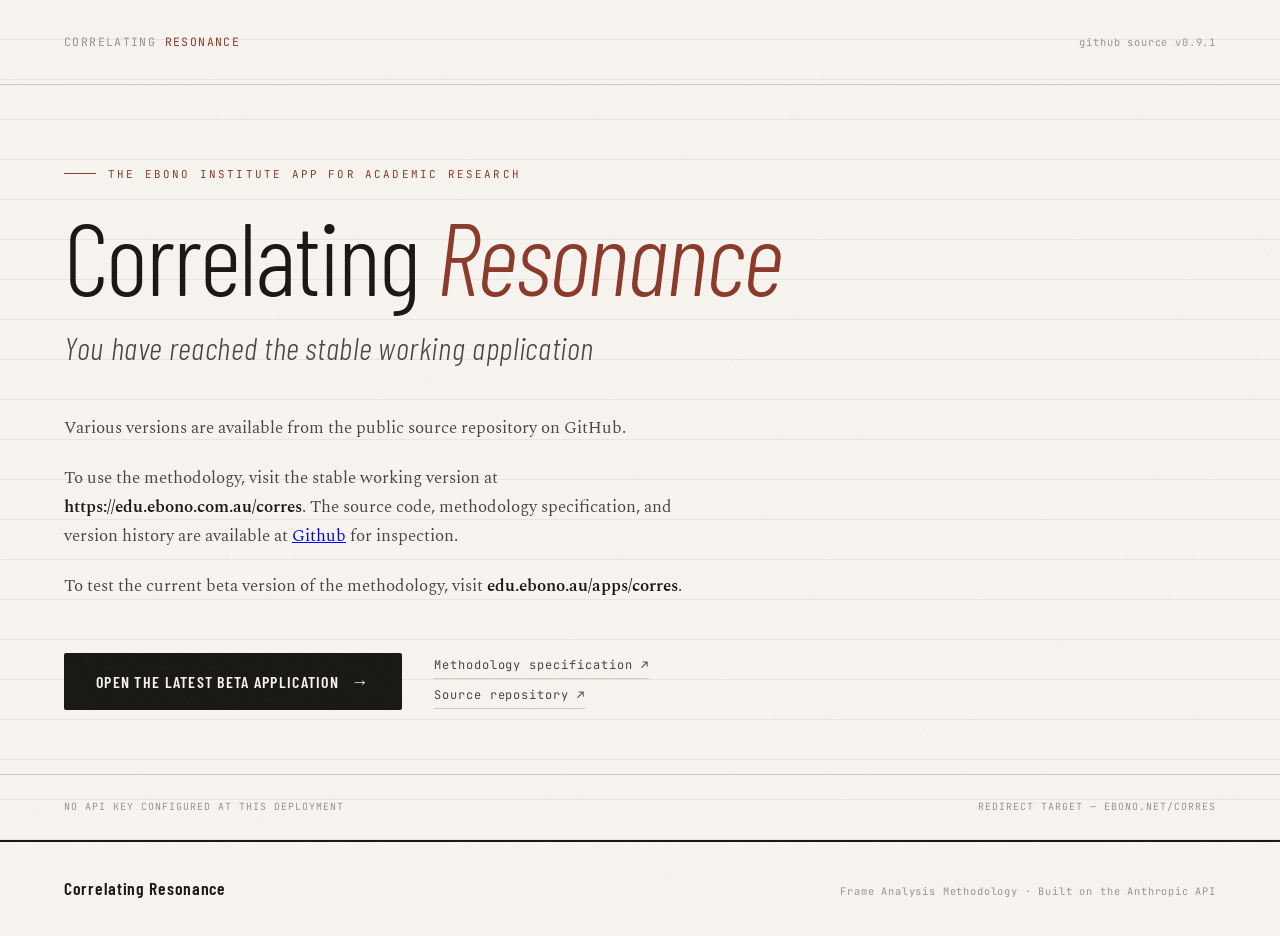
<file: index.html>
<!DOCTYPE html>
<html lang="en">
<head>
<meta charset="UTF-8">
<meta name="viewport" content="width=device-width, initial-scale=1.0">
<title>Correlating Resonance — Gateway to Ebono Institutes Artificial Intelligence for academic research</title>
<link href="https://fonts.googleapis.com/css2?family=Spectral:ital,wght@0,300;0,400;0,600;0,700;1,300;1,400;1,600&family=JetBrains+Mono:wght@400;500&family=Barlow+Condensed:wght@300;400;600;700&display=swap" rel="stylesheet">
<style>
  :root {
    --ink: #1a1814;
    --ink-mid: #4a4640;
    --ink-light: #9a9490;
    --paper: #f7f4ef;
    --paper-mid: #ede9e2;
    --paper-dark: #ddd8cf;
    --accent: #8b3a2a;
    --accent-light: #c4735f;
    --accent-dim: #f0e0da;
    --rule: #d0cbc2;
    --mono: 'JetBrains Mono', monospace;
    --serif: 'Spectral', Georgia, serif;
    --cond: 'Barlow Condensed', sans-serif;
  }

  * { box-sizing: border-box; margin: 0; padding: 0; }

  html { scroll-behavior: smooth; }

  body {
    background: var(--paper);
    color: var(--ink);
    font-family: var(--serif);
    line-height: 1.7;
    min-height: 100vh;
    display: flex;
    flex-direction: column;
  }

  /* ── Grain overlay ── */
  body::before {
    content: '';
    position: fixed;
    inset: 0;
    background-image: url("data:image/svg+xml,%3Csvg viewBox='0 0 256 256' xmlns='http://www.w3.org/2000/svg'%3E%3Cfilter id='noise'%3E%3CfeTurbulence type='fractalNoise' baseFrequency='0.9' numOctaves='4' stitchTiles='stitch'/%3E%3C/filter%3E%3Crect width='100%25' height='100%25' filter='url(%23noise)' opacity='0.035'/%3E%3C/svg%3E");
    pointer-events: none;
    z-index: 100;
    opacity: 0.6;
  }

  /* ── Hero ── */
  .hero {
    flex: 1;
    display: grid;
    grid-template-rows: auto 1fr auto;
    border-bottom: 2px solid var(--ink);
    position: relative;
    overflow: hidden;
  }

  /* Manuscript rule lines */
  .hero::after {
    content: '';
    position: absolute;
    inset: 0;
    background-image: repeating-linear-gradient(
      to bottom,
      transparent,
      transparent 39px,
      var(--rule) 39px,
      var(--rule) 40px
    );
    opacity: 0.35;
    pointer-events: none;
  }

  .hero-nav {
    padding: 2rem 4rem;
    display: flex;
    align-items: baseline;
    justify-content: space-between;
    position: relative;
    z-index: 2;
    border-bottom: 1px solid var(--rule);
  }

  .nav-wordmark {
    font-family: var(--mono);
    font-size: 0.72rem;
    letter-spacing: 0.12em;
    text-transform: uppercase;
    color: var(--ink-light);
  }

  .nav-wordmark em {
    font-style: normal;
    color: var(--accent);
  }

  .nav-meta {
    font-family: var(--mono);
    font-size: 0.65rem;
    color: var(--ink-light);
    letter-spacing: 0.08em;
  }

  .hero-body {
    display: flex;
    flex-direction: column;
    justify-content: center;
    padding: 5rem 4rem 4rem;
    position: relative;
    z-index: 2;
    max-width: 900px;
  }

  .hero-eyebrow {
    font-family: var(--mono);
    font-size: 0.68rem;
    letter-spacing: 0.2em;
    text-transform: uppercase;
    color: var(--accent);
    margin-bottom: 1.5rem;
    display: flex;
    align-items: center;
    gap: 0.75rem;
  }

  .hero-eyebrow::before {
    content: '';
    width: 2rem;
    height: 1px;
    background: var(--accent);
  }

  .hero-title {
    font-family: var(--cond);
    font-weight: 300;
    font-size: clamp(3.5rem, 8vw, 7rem);
    line-height: 0.95;
    letter-spacing: -0.02em;
    color: var(--ink);
    margin-bottom: 0.15em;
  }

  .hero-title em {
    font-style: italic;
    font-weight: 300;
    color: var(--accent);
  }

  .hero-subtitle {
    font-family: var(--cond);
    font-weight: 300;
    font-size: clamp(1.4rem, 3vw, 2rem);
    color: var(--ink-mid);
    letter-spacing: 0.02em;
    margin-bottom: 2.5rem;
    font-style: italic;
  }

  .hero-description {
    font-size: 1.05rem;
    color: var(--ink-mid);
    max-width: 640px;
    line-height: 1.75;
    margin-bottom: 1.25rem;
  }

  .hero-description strong {
    color: var(--ink);
    font-weight: 600;
  }

  .hero-actions {
    display: flex;
    flex-wrap: wrap;
    align-items: center;
    gap: 2rem;
    margin-top: 2rem;
  }

  .hero-cta {
    display: inline-flex;
    align-items: center;
    gap: 0.75rem;
    background: var(--ink);
    color: var(--paper);
    text-decoration: none;
    padding: 0.85rem 2rem;
    font-family: var(--cond);
    font-size: 1rem;
    font-weight: 600;
    letter-spacing: 0.08em;
    text-transform: uppercase;
    transition: background 0.2s, gap 0.2s;
    border-radius: 2px;
  }

  .hero-cta:hover { background: var(--accent); gap: 1.25rem; }

  .hero-cta-arrow { font-size: 1.1rem; }

  .hero-secondary {
    display: flex;
    flex-direction: column;
    gap: 0.4rem;
  }

  .hero-secondary a {
    font-family: var(--mono);
    font-size: 0.75rem;
    letter-spacing: 0.08em;
    color: var(--ink-mid);
    text-decoration: none;
    border-bottom: 1px solid var(--rule);
    padding-bottom: 0.15rem;
    transition: color 0.2s, border-color 0.2s;
    width: fit-content;
  }

  .hero-secondary a:hover {
    color: var(--accent);
    border-bottom-color: var(--accent);
  }

  .hero-footer {
    padding: 1.5rem 4rem;
    border-top: 1px solid var(--rule);
    display: flex;
    justify-content: space-between;
    align-items: baseline;
    gap: 3rem;
    position: relative;
    z-index: 2;
    flex-wrap: wrap;
  }

  .hero-footer-label {
    font-family: var(--mono);
    font-size: 0.62rem;
    letter-spacing: 0.1em;
    text-transform: uppercase;
    color: var(--ink-light);
  }

  /* ── Footer ── */
  footer {
    padding: 2rem 4rem;
    display: flex;
    justify-content: space-between;
    align-items: baseline;
    flex-wrap: wrap;
    gap: 1rem;
    background: var(--paper);
    position: relative;
    z-index: 2;
  }

  .footer-wordmark {
    font-family: var(--cond);
    font-weight: 600;
    font-size: 1.1rem;
    letter-spacing: 0.04em;
    color: var(--ink);
  }

  .footer-meta {
    font-family: var(--mono);
    font-size: 0.65rem;
    letter-spacing: 0.08em;
    color: var(--ink-light);
  }

  /* ── Responsive ── */
  @media (max-width: 720px) {
    .hero-nav,
    .hero-body,
    .hero-footer,
    footer {
      padding-left: 1.5rem;
      padding-right: 1.5rem;
    }
    .hero-actions { flex-direction: column; align-items: flex-start; gap: 1.5rem; }
  }
</style>
</head>
<body>

<div class="hero">

  <!-- Top nav -->
  <div class="hero-nav">
    <div class="nav-wordmark">Correlating <em>Resonance</em></div>
    <div class="nav-meta">github source v0.9.1</div>
  </div>

  <!-- Hero body -->
  <div class="hero-body">
    <div class="hero-eyebrow">The Ebono Institute app for academic research</div>
    <h1 class="hero-title">Correlating <em>Resonance</em></h1>
    <p class="hero-subtitle">You have reached the stable working application</p>

    <p class="hero-description">
      Various versions are available from the public source repository on GitHub.

    </p>
    <p class="hero-description">
      To use the methodology, visit the stable working version at <strong>https://edu.ebono.com.au/corres</strong>. The source code, methodology specification, and version history are available at <a href="https://github.com/giobono/correlating-resonance">Github</a> for inspection.
    </p>
  <p class="hero-description">
      To test the current beta version of the methodology, visit <strong>edu.ebono.au/apps/corres</strong>.
    </p>
    <div class="hero-actions">
      <a href="apps/corres/" class="hero-cta">
        Open the latest beta application
        <span class="hero-cta-arrow">→</span>
      </a>
      <div class="hero-secondary">
        <a href="https://github.com/giobono/correlating-resonance/tree/main/docs">Methodology specification ↗</a>
        <a href="https://github.com/giobono/correlating-resonance">Source repository ↗</a>
      </div>
    </div>
  </div>

  <!-- Hero footer strip -->
  <div class="hero-footer">
    <div class="hero-footer-label">No API key configured at this deployment</div>
    <div class="hero-footer-label">Redirect target — ebono.net/corres</div>
  </div>

</div>

<!-- Page footer -->
<footer>
  <div class="footer-wordmark">Correlating Resonance</div>
  <div class="footer-meta">Frame Analysis Methodology · Built on the Anthropic API</div>
</footer>

</body>
</html>
</file>
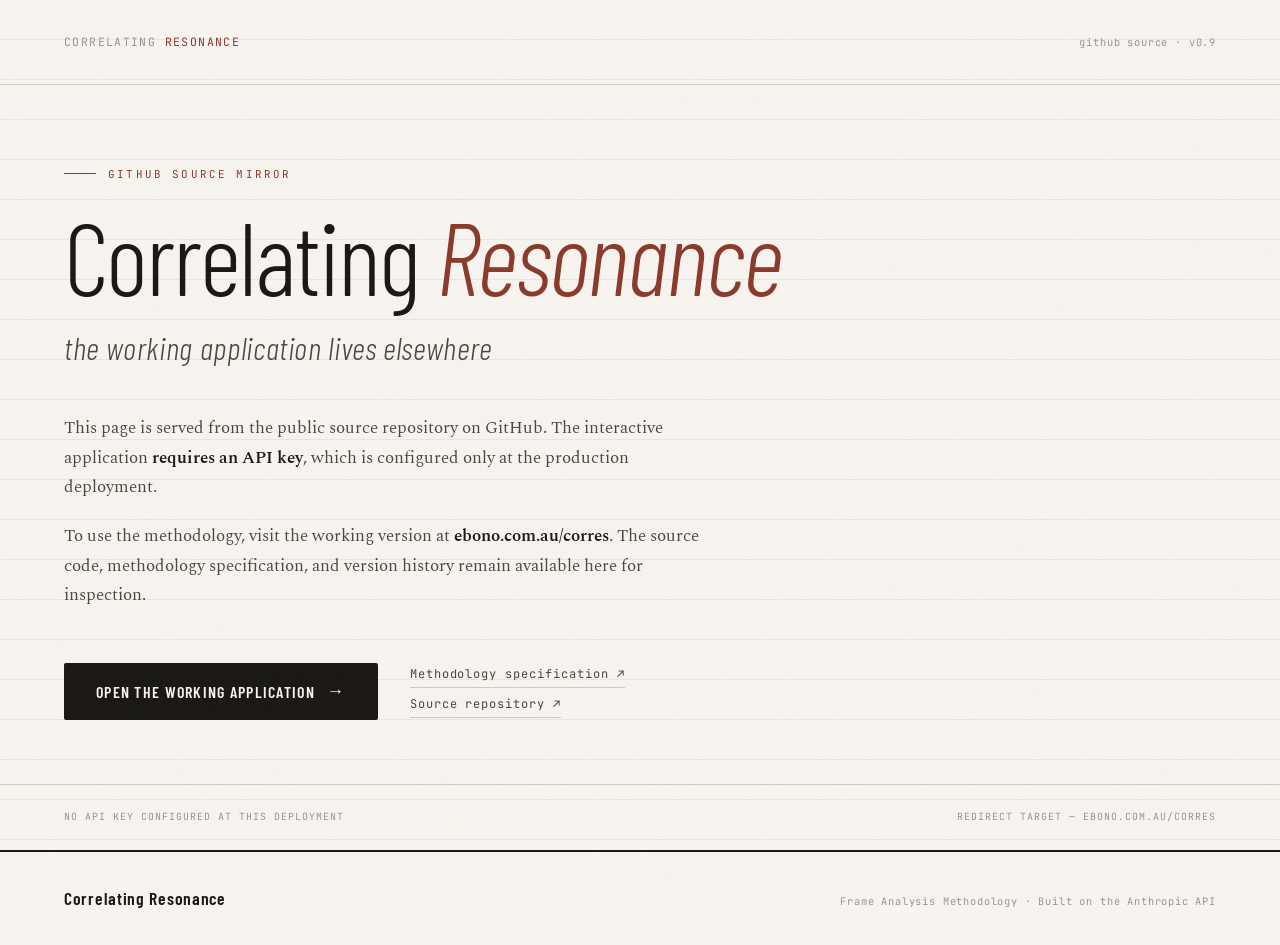
<file: app/index.html>
<!DOCTYPE html>
<html lang="en">
<head>
<meta charset="UTF-8">
<meta name="viewport" content="width=device-width, initial-scale=1.0">
<title>Correlating Resonance — GitHub Source Mirror</title>
<link href="https://fonts.googleapis.com/css2?family=Spectral:ital,wght@0,300;0,400;0,600;0,700;1,300;1,400;1,600&family=JetBrains+Mono:wght@400;500&family=Barlow+Condensed:wght@300;400;600;700&display=swap" rel="stylesheet">
<style>
  :root {
    --ink: #1a1814;
    --ink-mid: #4a4640;
    --ink-light: #9a9490;
    --paper: #f7f4ef;
    --paper-mid: #ede9e2;
    --paper-dark: #ddd8cf;
    --accent: #8b3a2a;
    --accent-light: #c4735f;
    --accent-dim: #f0e0da;
    --rule: #d0cbc2;
    --mono: 'JetBrains Mono', monospace;
    --serif: 'Spectral', Georgia, serif;
    --cond: 'Barlow Condensed', sans-serif;
  }

  * { box-sizing: border-box; margin: 0; padding: 0; }

  html { scroll-behavior: smooth; }

  body {
    background: var(--paper);
    color: var(--ink);
    font-family: var(--serif);
    line-height: 1.7;
    min-height: 100vh;
    display: flex;
    flex-direction: column;
  }

  /* ── Grain overlay ── */
  body::before {
    content: '';
    position: fixed;
    inset: 0;
    background-image: url("data:image/svg+xml,%3Csvg viewBox='0 0 256 256' xmlns='http://www.w3.org/2000/svg'%3E%3Cfilter id='noise'%3E%3CfeTurbulence type='fractalNoise' baseFrequency='0.9' numOctaves='4' stitchTiles='stitch'/%3E%3C/filter%3E%3Crect width='100%25' height='100%25' filter='url(%23noise)' opacity='0.035'/%3E%3C/svg%3E");
    pointer-events: none;
    z-index: 100;
    opacity: 0.6;
  }

  /* ── Hero ── */
  .hero {
    flex: 1;
    display: grid;
    grid-template-rows: auto 1fr auto;
    border-bottom: 2px solid var(--ink);
    position: relative;
    overflow: hidden;
  }

  /* Manuscript rule lines */
  .hero::after {
    content: '';
    position: absolute;
    inset: 0;
    background-image: repeating-linear-gradient(
      to bottom,
      transparent,
      transparent 39px,
      var(--rule) 39px,
      var(--rule) 40px
    );
    opacity: 0.35;
    pointer-events: none;
  }

  .hero-nav {
    padding: 2rem 4rem;
    display: flex;
    align-items: baseline;
    justify-content: space-between;
    position: relative;
    z-index: 2;
    border-bottom: 1px solid var(--rule);
  }

  .nav-wordmark {
    font-family: var(--mono);
    font-size: 0.72rem;
    letter-spacing: 0.12em;
    text-transform: uppercase;
    color: var(--ink-light);
  }

  .nav-wordmark em {
    font-style: normal;
    color: var(--accent);
  }

  .nav-meta {
    font-family: var(--mono);
    font-size: 0.65rem;
    color: var(--ink-light);
    letter-spacing: 0.08em;
  }

  .hero-body {
    display: flex;
    flex-direction: column;
    justify-content: center;
    padding: 5rem 4rem 4rem;
    position: relative;
    z-index: 2;
    max-width: 900px;
  }

  .hero-eyebrow {
    font-family: var(--mono);
    font-size: 0.68rem;
    letter-spacing: 0.2em;
    text-transform: uppercase;
    color: var(--accent);
    margin-bottom: 1.5rem;
    display: flex;
    align-items: center;
    gap: 0.75rem;
  }

  .hero-eyebrow::before {
    content: '';
    width: 2rem;
    height: 1px;
    background: var(--accent);
  }

  .hero-title {
    font-family: var(--cond);
    font-weight: 300;
    font-size: clamp(3.5rem, 8vw, 7rem);
    line-height: 0.95;
    letter-spacing: -0.02em;
    color: var(--ink);
    margin-bottom: 0.15em;
  }

  .hero-title em {
    font-style: italic;
    font-weight: 300;
    color: var(--accent);
  }

  .hero-subtitle {
    font-family: var(--cond);
    font-weight: 300;
    font-size: clamp(1.4rem, 3vw, 2rem);
    color: var(--ink-mid);
    letter-spacing: 0.02em;
    margin-bottom: 2.5rem;
    font-style: italic;
  }

  .hero-description {
    font-size: 1.05rem;
    color: var(--ink-mid);
    max-width: 640px;
    line-height: 1.75;
    margin-bottom: 1.25rem;
  }

  .hero-description strong {
    color: var(--ink);
    font-weight: 600;
  }

  .hero-actions {
    display: flex;
    flex-wrap: wrap;
    align-items: center;
    gap: 2rem;
    margin-top: 2rem;
  }

  .hero-cta {
    display: inline-flex;
    align-items: center;
    gap: 0.75rem;
    background: var(--ink);
    color: var(--paper);
    text-decoration: none;
    padding: 0.85rem 2rem;
    font-family: var(--cond);
    font-size: 1rem;
    font-weight: 600;
    letter-spacing: 0.08em;
    text-transform: uppercase;
    transition: background 0.2s, gap 0.2s;
    border-radius: 2px;
  }

  .hero-cta:hover { background: var(--accent); gap: 1.25rem; }

  .hero-cta-arrow { font-size: 1.1rem; }

  .hero-secondary {
    display: flex;
    flex-direction: column;
    gap: 0.4rem;
  }

  .hero-secondary a {
    font-family: var(--mono);
    font-size: 0.75rem;
    letter-spacing: 0.08em;
    color: var(--ink-mid);
    text-decoration: none;
    border-bottom: 1px solid var(--rule);
    padding-bottom: 0.15rem;
    transition: color 0.2s, border-color 0.2s;
    width: fit-content;
  }

  .hero-secondary a:hover {
    color: var(--accent);
    border-bottom-color: var(--accent);
  }

  .hero-footer {
    padding: 1.5rem 4rem;
    border-top: 1px solid var(--rule);
    display: flex;
    justify-content: space-between;
    align-items: baseline;
    gap: 3rem;
    position: relative;
    z-index: 2;
    flex-wrap: wrap;
  }

  .hero-footer-label {
    font-family: var(--mono);
    font-size: 0.62rem;
    letter-spacing: 0.1em;
    text-transform: uppercase;
    color: var(--ink-light);
  }

  /* ── Footer ── */
  footer {
    padding: 2rem 4rem;
    display: flex;
    justify-content: space-between;
    align-items: baseline;
    flex-wrap: wrap;
    gap: 1rem;
    background: var(--paper);
    position: relative;
    z-index: 2;
  }

  .footer-wordmark {
    font-family: var(--cond);
    font-weight: 600;
    font-size: 1.1rem;
    letter-spacing: 0.04em;
    color: var(--ink);
  }

  .footer-meta {
    font-family: var(--mono);
    font-size: 0.65rem;
    letter-spacing: 0.08em;
    color: var(--ink-light);
  }

  /* ── Responsive ── */
  @media (max-width: 720px) {
    .hero-nav,
    .hero-body,
    .hero-footer,
    footer {
      padding-left: 1.5rem;
      padding-right: 1.5rem;
    }
    .hero-actions { flex-direction: column; align-items: flex-start; gap: 1.5rem; }
  }
</style>
</head>
<body>

<div class="hero">

  <!-- Top nav -->
  <div class="hero-nav">
    <div class="nav-wordmark">Correlating <em>Resonance</em></div>
    <div class="nav-meta">github source · v0.9</div>
  </div>

  <!-- Hero body -->
  <div class="hero-body">
    <div class="hero-eyebrow">GitHub source mirror</div>
    <h1 class="hero-title">Correlating <em>Resonance</em></h1>
    <p class="hero-subtitle">the working application lives elsewhere</p>

    <p class="hero-description">
      This page is served from the public source repository on GitHub. The interactive application <strong>requires an API key</strong>, which is configured only at the production deployment.
    </p>
    <p class="hero-description">
      To use the methodology, visit the working version at <strong>ebono.com.au/corres</strong>. The source code, methodology specification, and version history remain available here for inspection.
    </p>

    <div class="hero-actions">
      <a href="https://ebono.com.au/corres" class="hero-cta">
        Open the working application
        <span class="hero-cta-arrow">→</span>
      </a>
      <div class="hero-secondary">
        <a href="https://github.com/giobono/correlating-resonance/tree/main/docs">Methodology specification ↗</a>
        <a href="https://github.com/giobono/correlating-resonance">Source repository ↗</a>
      </div>
    </div>
  </div>

  <!-- Hero footer strip -->
  <div class="hero-footer">
    <div class="hero-footer-label">No API key configured at this deployment</div>
    <div class="hero-footer-label">Redirect target — ebono.com.au/corres</div>
  </div>

</div>

<!-- Page footer -->
<footer>
  <div class="footer-wordmark">Correlating Resonance</div>
  <div class="footer-meta">Frame Analysis Methodology · Built on the Anthropic API</div>
</footer>

</body>
</html>
</file>
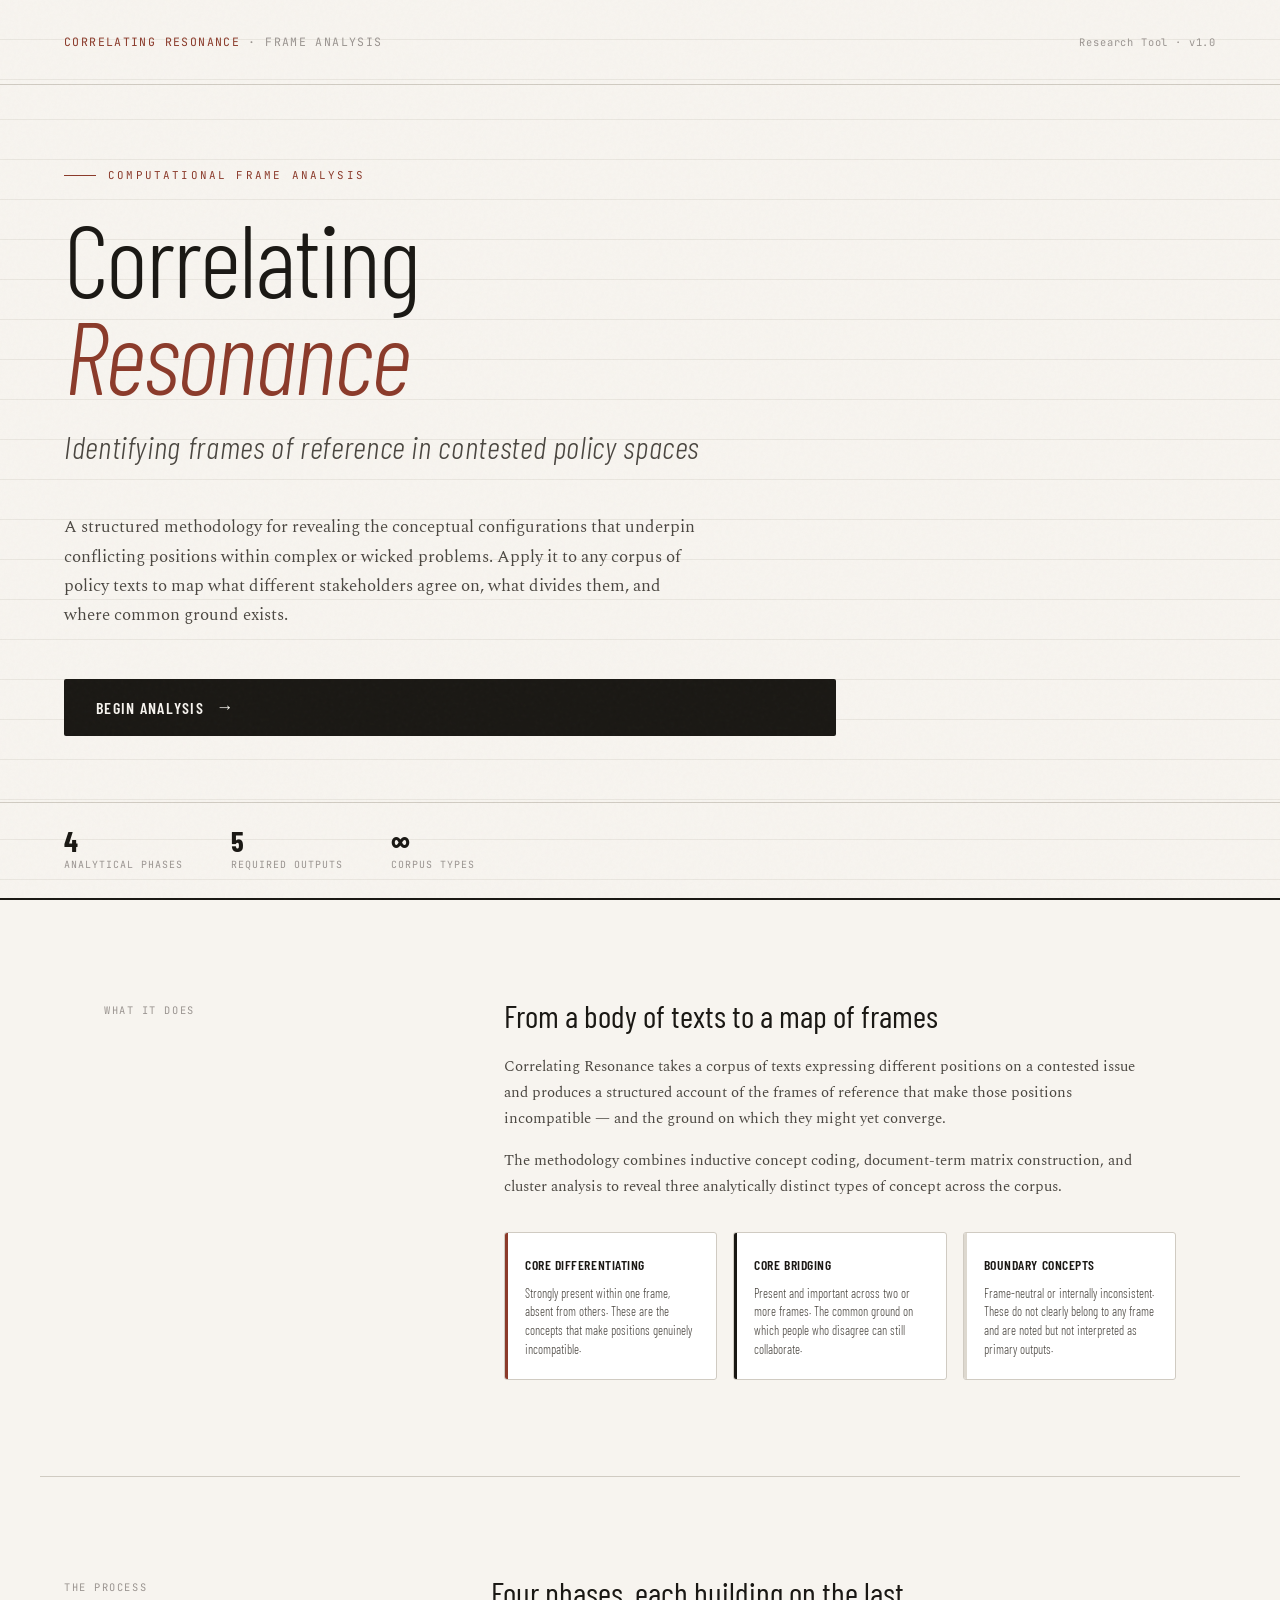
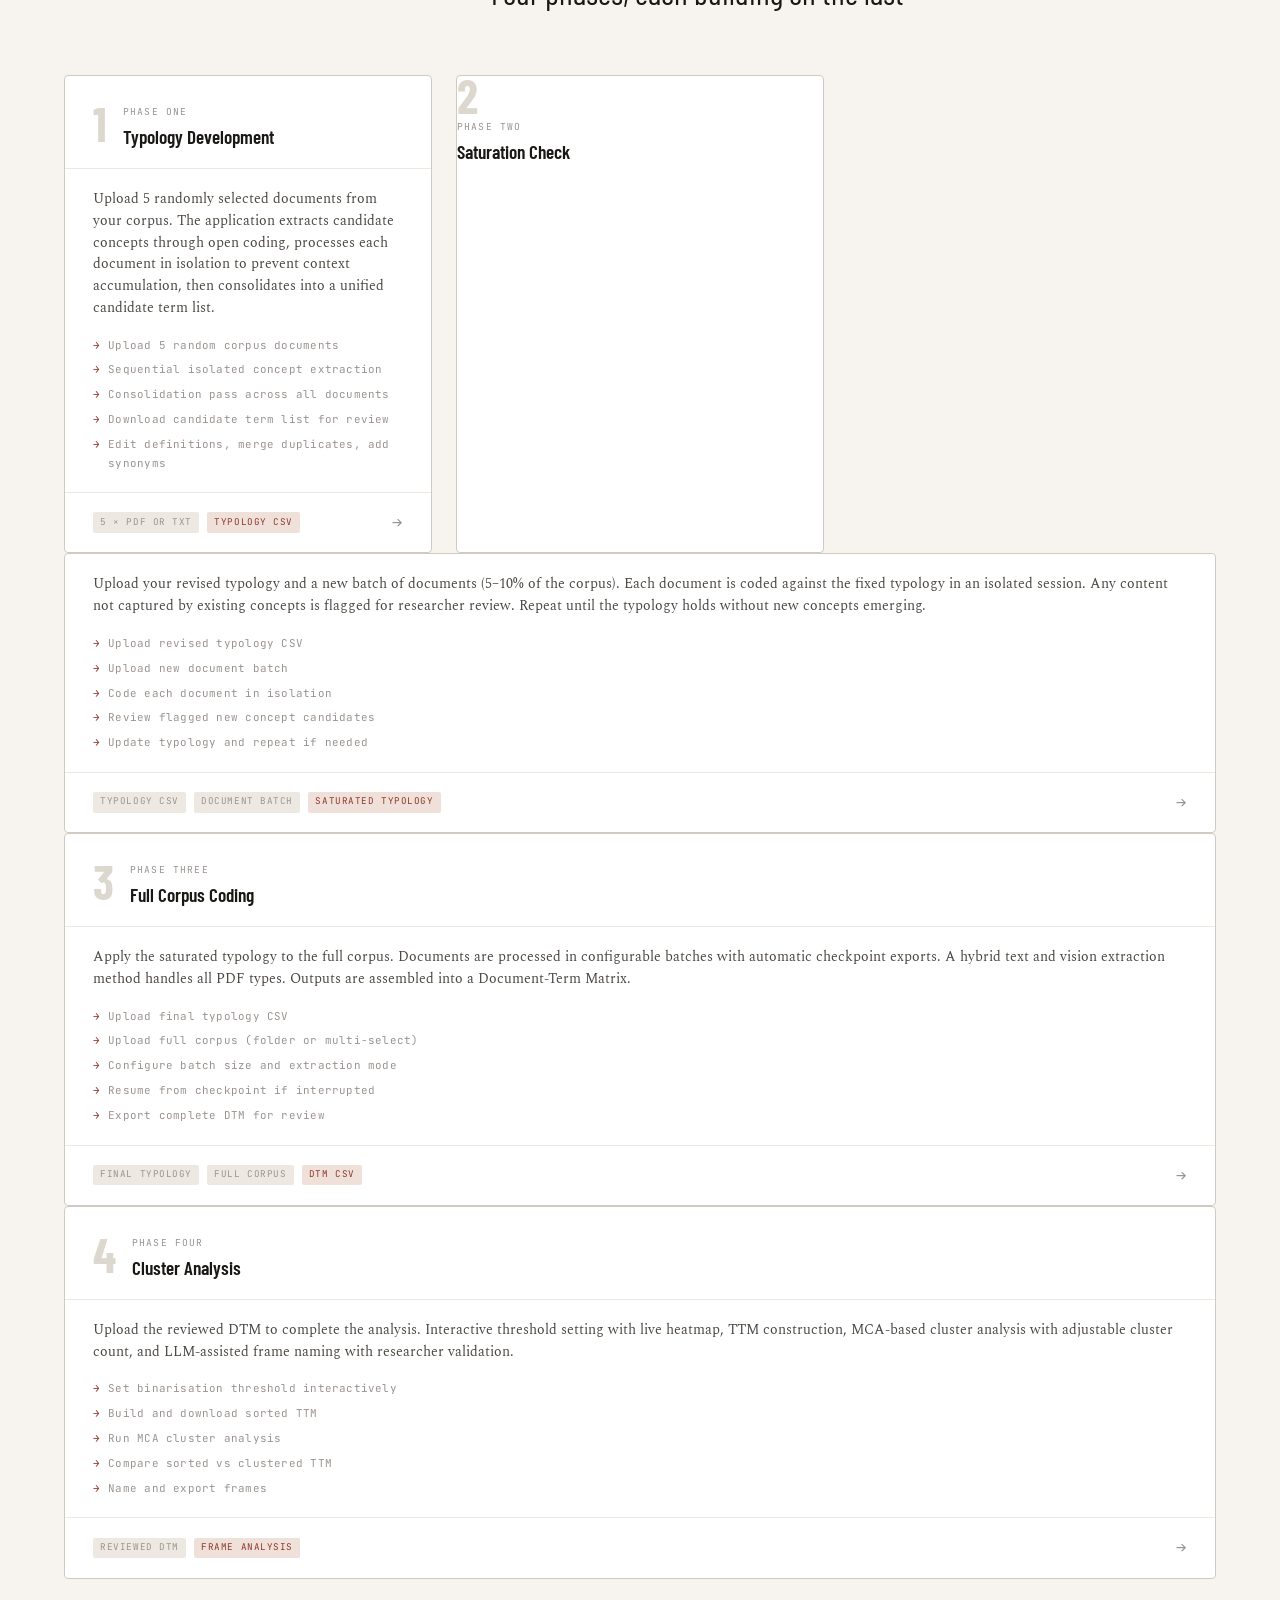
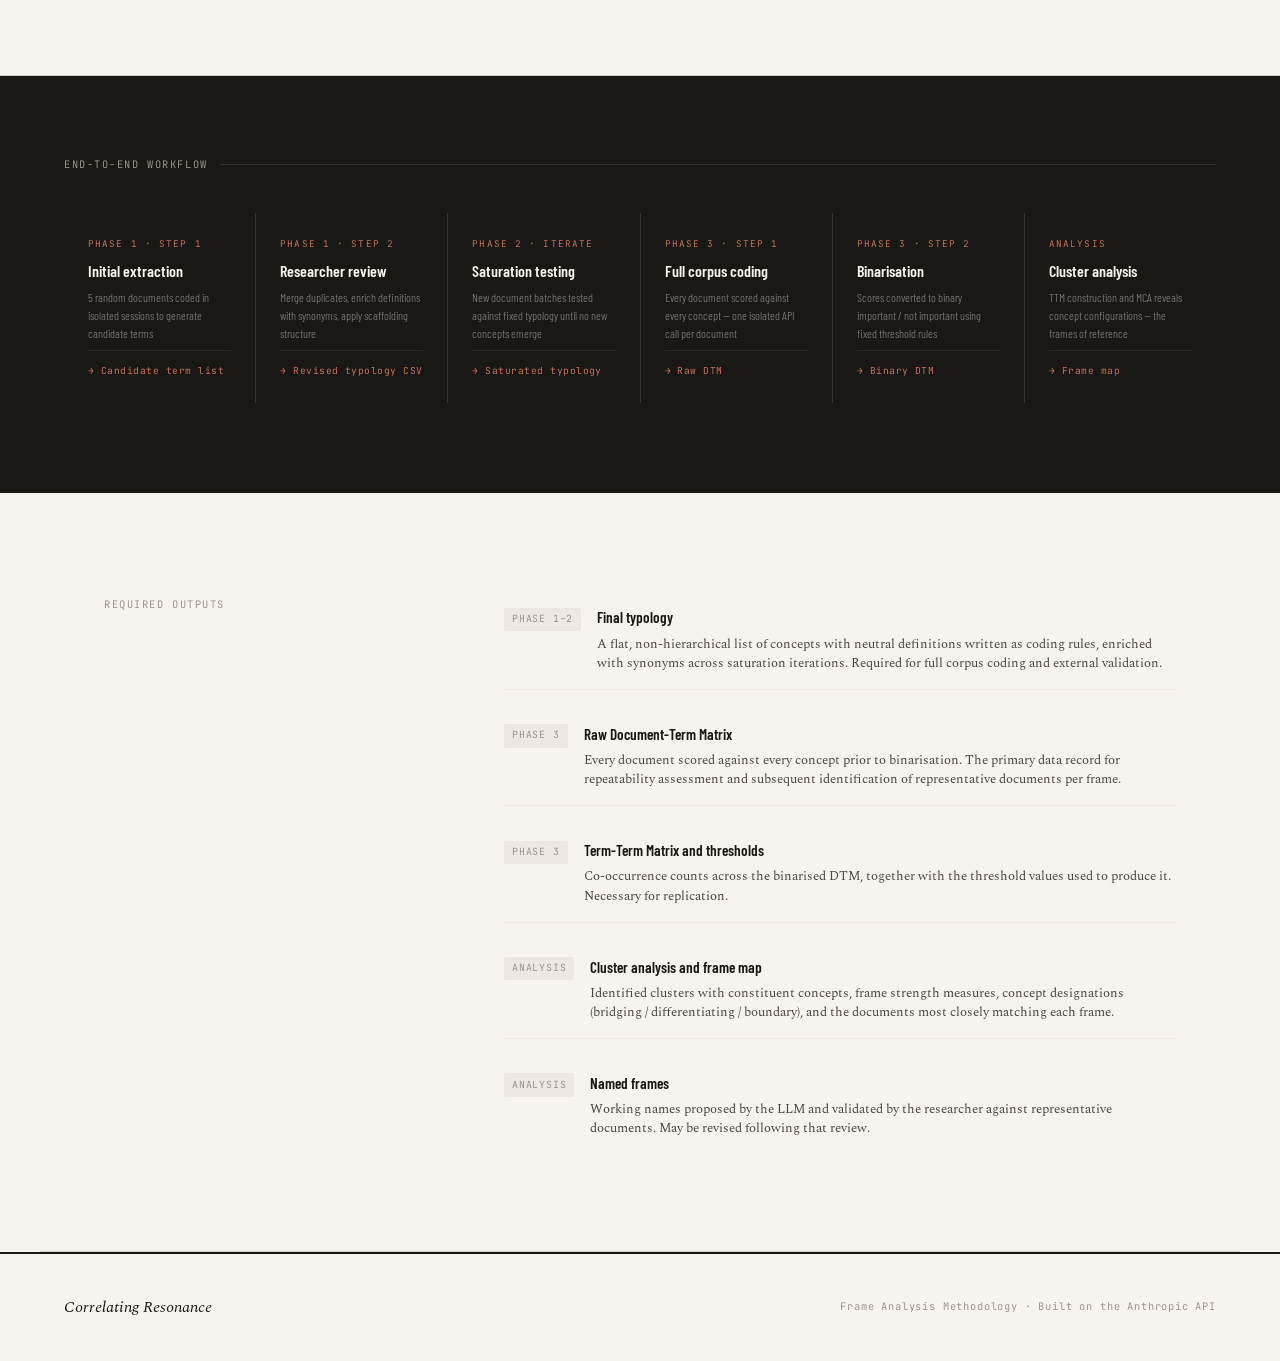
<file: apps/corres/index.html>
<!DOCTYPE html>

<html lang="en">
<head>
<meta charset="utf-8"/>
<meta content="width=device-width, initial-scale=1.0" name="viewport"/>
<title>Correlating Resonance — Frame Analysis Methodology</title>
<link href="https://fonts.googleapis.com/css2?family=Spectral:ital,wght@0,300;0,400;0,600;0,700;1,300;1,400;1,600&amp;family=JetBrains+Mono:wght@400;500&amp;family=Barlow+Condensed:wght@300;400;600;700&amp;display=swap" rel="stylesheet"/>

<link href="cr-common.css" rel="stylesheet"/><link href="index.css" rel="stylesheet"/></head>
<body>
<!-- ── Hero ── -->
<section class="hero">
<nav class="hero-nav">
<div class="nav-wordmark"><em>Correlating Resonance</em> · Frame Analysis</div>
<div class="nav-meta">Research Tool · v1.0</div>
</nav>
<div class="hero-body">
<div class="hero-eyebrow">Computational Frame Analysis</div>
<h1 class="hero-title">Correlating<br/><em>Resonance</em></h1>
<p class="hero-subtitle">Identifying frames of reference in contested policy spaces</p>
<p class="hero-description">
      A structured methodology for revealing the conceptual configurations that underpin conflicting positions within complex or wicked problems. Apply it to any corpus of policy texts to map what different stakeholders agree on, what divides them, and where common ground exists.
    </p>
<a class="hero-cta" href="#phases">
      Begin analysis <span class="hero-cta-arrow">→</span>
</a>
</div>
<div class="hero-footer">
<div class="hero-stat">
<span class="hero-stat-num">4</span>
<span class="hero-stat-label">Analytical phases</span>
</div>
<div class="hero-stat">
<span class="hero-stat-num">5</span>
<span class="hero-stat-label">Required outputs</span>
</div>
<div class="hero-stat">
<span class="hero-stat-num">∞</span>
<span class="hero-stat-label">Corpus types</span>
</div>
</div>
</section>
<!-- ── Overview ── -->
<section class="overview" id="overview">
<div class="overview-label">What it does</div>
<div class="overview-body">
<h2>From a body of texts to a map of frames</h2>
<p>
      Correlating Resonance takes a corpus of texts expressing different positions on a contested issue and produces a structured account of the frames of reference that make those positions incompatible — and the ground on which they might yet converge.
    </p>
<p>
      The methodology combines inductive concept coding, document-term matrix construction, and cluster analysis to reveal three analytically distinct types of concept across the corpus.
    </p>
<div class="concept-types">
<div class="concept-type ct-differentiating">
<div class="concept-type-name">Core differentiating</div>
<div class="concept-type-desc">Strongly present within one frame, absent from others. These are the concepts that make positions genuinely incompatible.</div>
</div>
<div class="concept-type ct-bridging">
<div class="concept-type-name">Core bridging</div>
<div class="concept-type-desc">Present and important across two or more frames. The common ground on which people who disagree can still collaborate.</div>
</div>
<div class="concept-type ct-boundary">
<div class="concept-type-name">Boundary concepts</div>
<div class="concept-type-desc">Frame-neutral or internally inconsistent. These do not clearly belong to any frame and are noted but not interpreted as primary outputs.</div>
</div>
</div>
</div>
</section>
<!-- ── Phase cards ── -->
<section class="phases" id="phases">
<div class="phases-header">
<div class="phases-header-label">The process</div>
<h2>Four phases, each building on the last</h2>
</div>
<div class="phases-grid">
<!-- Phase 1 -->
<a class="phase-card" href="gioianie_index.html">
<div class="phase-card-top">
<div class="phase-num">1</div>
<div class="phase-card-meta">
<div class="phase-tag-label">Phase One</div>
<div class="phase-name">Typology Development</div>
</div>
</div>
<div class="phase-card-body">
<p class="phase-desc">
          Upload 5 randomly selected documents from your corpus. The application extracts candidate concepts through open coding, processes each document in isolation to prevent context accumulation, then consolidates into a unified candidate term list.
        </p>
<ul class="phase-steps">
<li>Upload 5 random corpus documents</li>
<li>Sequential isolated concept extraction</li>
<li>Consolidation pass across all documents</li>
<li>Download candidate term list for review</li>
<li>Edit definitions, merge duplicates, add synonyms</li>
</ul>
</div>
<div class="phase-card-footer">
<div class="phase-io">
<span class="io-chip io-in">5 × PDF or TXT</span>
<span class="io-chip io-out">Typology CSV</span>
</div>
<span class="phase-link-arrow">→</span>
</div>
</a>
<!-- Phase 2 -->
<a class="phase-card" href="gioianie_iterate.
<div class="phase-card-top">
<div class="phase-num">2</div>
<div class="phase-card-meta">
<div class="phase-tag-label">Phase Two</div>
<div class="phase-name">Saturation Check</div>
</div>
</div>
<div class="phase-card-body">
<p class="phase-desc">
          Upload your revised typology and a new batch of documents (5–10% of the corpus). Each document is coded against the fixed typology in an isolated session. Any content not captured by existing concepts is flagged for researcher review. Repeat until the typology holds without new concepts emerging.
        </p>
<ul class="phase-steps">
<li>Upload revised typology CSV</li>
<li>Upload new document batch</li>
<li>Code each document in isolation</li>
<li>Review flagged new concept candidates</li>
<li>Update typology and repeat if needed</li>
</ul>
</div>
<div class="phase-card-footer">
<div class="phase-io">
<span class="io-chip io-in">Typology CSV</span>
<span class="io-chip io-in">Document batch</span>
<span class="io-chip io-out">Saturated typology</span>
</div>
<span class="phase-link-arrow">→</span>
</div>
</a>
<!-- Phase 3 -->
<a class="phase-card" href="sanzognie.html">
<div class="phase-card-top">
<div class="phase-num">3</div>
<div class="phase-card-meta">
<div class="phase-tag-label">Phase Three</div>
<div class="phase-name">Full Corpus Coding</div>
</div>
</div>
<div class="phase-card-body">
<p class="phase-desc">
          Apply the saturated typology to the full corpus. Documents are processed in configurable batches with automatic checkpoint exports. A hybrid text and vision extraction method handles all PDF types. Outputs are assembled into a Document-Term Matrix.
        </p>
<ul class="phase-steps">
<li>Upload final typology CSV</li>
<li>Upload full corpus (folder or multi-select)</li>
<li>Configure batch size and extraction mode</li>
<li>Resume from checkpoint if interrupted</li>
<li>Export complete DTM for review</li>
</ul>
</div>
<div class="phase-card-footer">
<div class="phase-io">
<span class="io-chip io-in">Final typology</span>
<span class="io-chip io-in">Full corpus</span>
<span class="io-chip io-out">DTM CSV</span>
</div>
<span class="phase-link-arrow">→</span>
</div>
</a>
<!-- Phase 4 -->
<a class="phase-card" href="corres.html">
<div class="phase-card-top">
<div class="phase-num">4</div>
<div class="phase-card-meta">
<div class="phase-tag-label">Phase Four</div>
<div class="phase-name">Cluster Analysis</div>
</div>
</div>
<div class="phase-card-body">
<p class="phase-desc">
          Upload the reviewed DTM to complete the analysis. Interactive threshold setting with live heatmap, TTM construction, MCA-based cluster analysis with adjustable cluster count, and LLM-assisted frame naming with researcher validation.
        </p>
<ul class="phase-steps">
<li>Set binarisation threshold interactively</li>
<li>Build and download sorted TTM</li>
<li>Run MCA cluster analysis</li>
<li>Compare sorted vs clustered TTM</li>
<li>Name and export frames</li>
</ul>
</div>
<div class="phase-card-footer">
<div class="phase-io">
<span class="io-chip io-in">Reviewed DTM</span>
<span class="io-chip io-out">Frame analysis</span>
</div>
<span class="phase-link-arrow">→</span>
</div>
</a>
</div>
</section>
<!-- ── Workflow ── -->
<section class="workflow">
<div class="workflow-inner">
<div class="workflow-label">End-to-end workflow</div>
<div class="workflow-flow">
<div class="flow-step">
<div class="flow-step-phase">Phase 1 · Step 1</div>
<div class="flow-step-name">Initial extraction</div>
<div class="flow-step-desc">5 random documents coded in isolated sessions to generate candidate terms</div>
<div class="flow-step-output">→ Candidate term list</div>
</div>
<div class="flow-step">
<div class="flow-step-phase">Phase 1 · Step 2</div>
<div class="flow-step-name">Researcher review</div>
<div class="flow-step-desc">Merge duplicates, enrich definitions with synonyms, apply scaffolding structure</div>
<div class="flow-step-output">→ Revised typology CSV</div>
</div>
<div class="flow-step">
<div class="flow-step-phase">Phase 2 · Iterate</div>
<div class="flow-step-name">Saturation testing</div>
<div class="flow-step-desc">New document batches tested against fixed typology until no new concepts emerge</div>
<div class="flow-step-output">→ Saturated typology</div>
</div>
<div class="flow-step">
<div class="flow-step-phase">Phase 3 · Step 1</div>
<div class="flow-step-name">Full corpus coding</div>
<div class="flow-step-desc">Every document scored against every concept — one isolated API call per document</div>
<div class="flow-step-output">→ Raw DTM</div>
</div>
<div class="flow-step">
<div class="flow-step-phase">Phase 3 · Step 2</div>
<div class="flow-step-name">Binarisation</div>
<div class="flow-step-desc">Scores converted to binary important / not important using fixed threshold rules</div>
<div class="flow-step-output">→ Binary DTM</div>
</div>
<div class="flow-step">
<div class="flow-step-phase">Analysis</div>
<div class="flow-step-name">Cluster analysis</div>
<div class="flow-step-desc">TTM construction and MCA reveals concept configurations — the frames of reference</div>
<div class="flow-step-output">→ Frame map</div>
</div>
</div>
</div>
</section>
<!-- ── Outputs ── -->
<section>
<div class="outputs-section" id="outputs">
<div class="outputs-grid">
<div class="outputs-label">Required outputs</div>
<div class="outputs-list">
<div class="output-item">
<span class="output-stage">Phase 1–2</span>
<div>
<div class="output-name">Final typology</div>
<div class="output-desc">A flat, non-hierarchical list of concepts with neutral definitions written as coding rules, enriched with synonyms across saturation iterations. Required for full corpus coding and external validation.</div>
</div>
</div>
<div class="output-item">
<span class="output-stage">Phase 3</span>
<div>
<div class="output-name">Raw Document-Term Matrix</div>
<div class="output-desc">Every document scored against every concept prior to binarisation. The primary data record for repeatability assessment and subsequent identification of representative documents per frame.</div>
</div>
</div>
<div class="output-item">
<span class="output-stage">Phase 3</span>
<div>
<div class="output-name">Term-Term Matrix and thresholds</div>
<div class="output-desc">Co-occurrence counts across the binarised DTM, together with the threshold values used to produce it. Necessary for replication.</div>
</div>
</div>
<div class="output-item">
<span class="output-stage">Analysis</span>
<div>
<div class="output-name">Cluster analysis and frame map</div>
<div class="output-desc">Identified clusters with constituent concepts, frame strength measures, concept designations (bridging / differentiating / boundary), and the documents most closely matching each frame.</div>
</div>
</div>
<div class="output-item">
<span class="output-stage">Analysis</span>
<div>
<div class="output-name">Named frames</div>
<div class="output-desc">Working names proposed by the LLM and validated by the researcher against representative documents. May be revised following that review.</div>
</div>
</div>
</div>
</div>
</div>
</section>
<!-- ── Footer ── -->
<footer>
<div class="footer-wordmark">Correlating Resonance</div>
<div class="footer-meta">Frame Analysis Methodology · Built on the Anthropic API</div>
</footer>
</body>
</html>
</file>
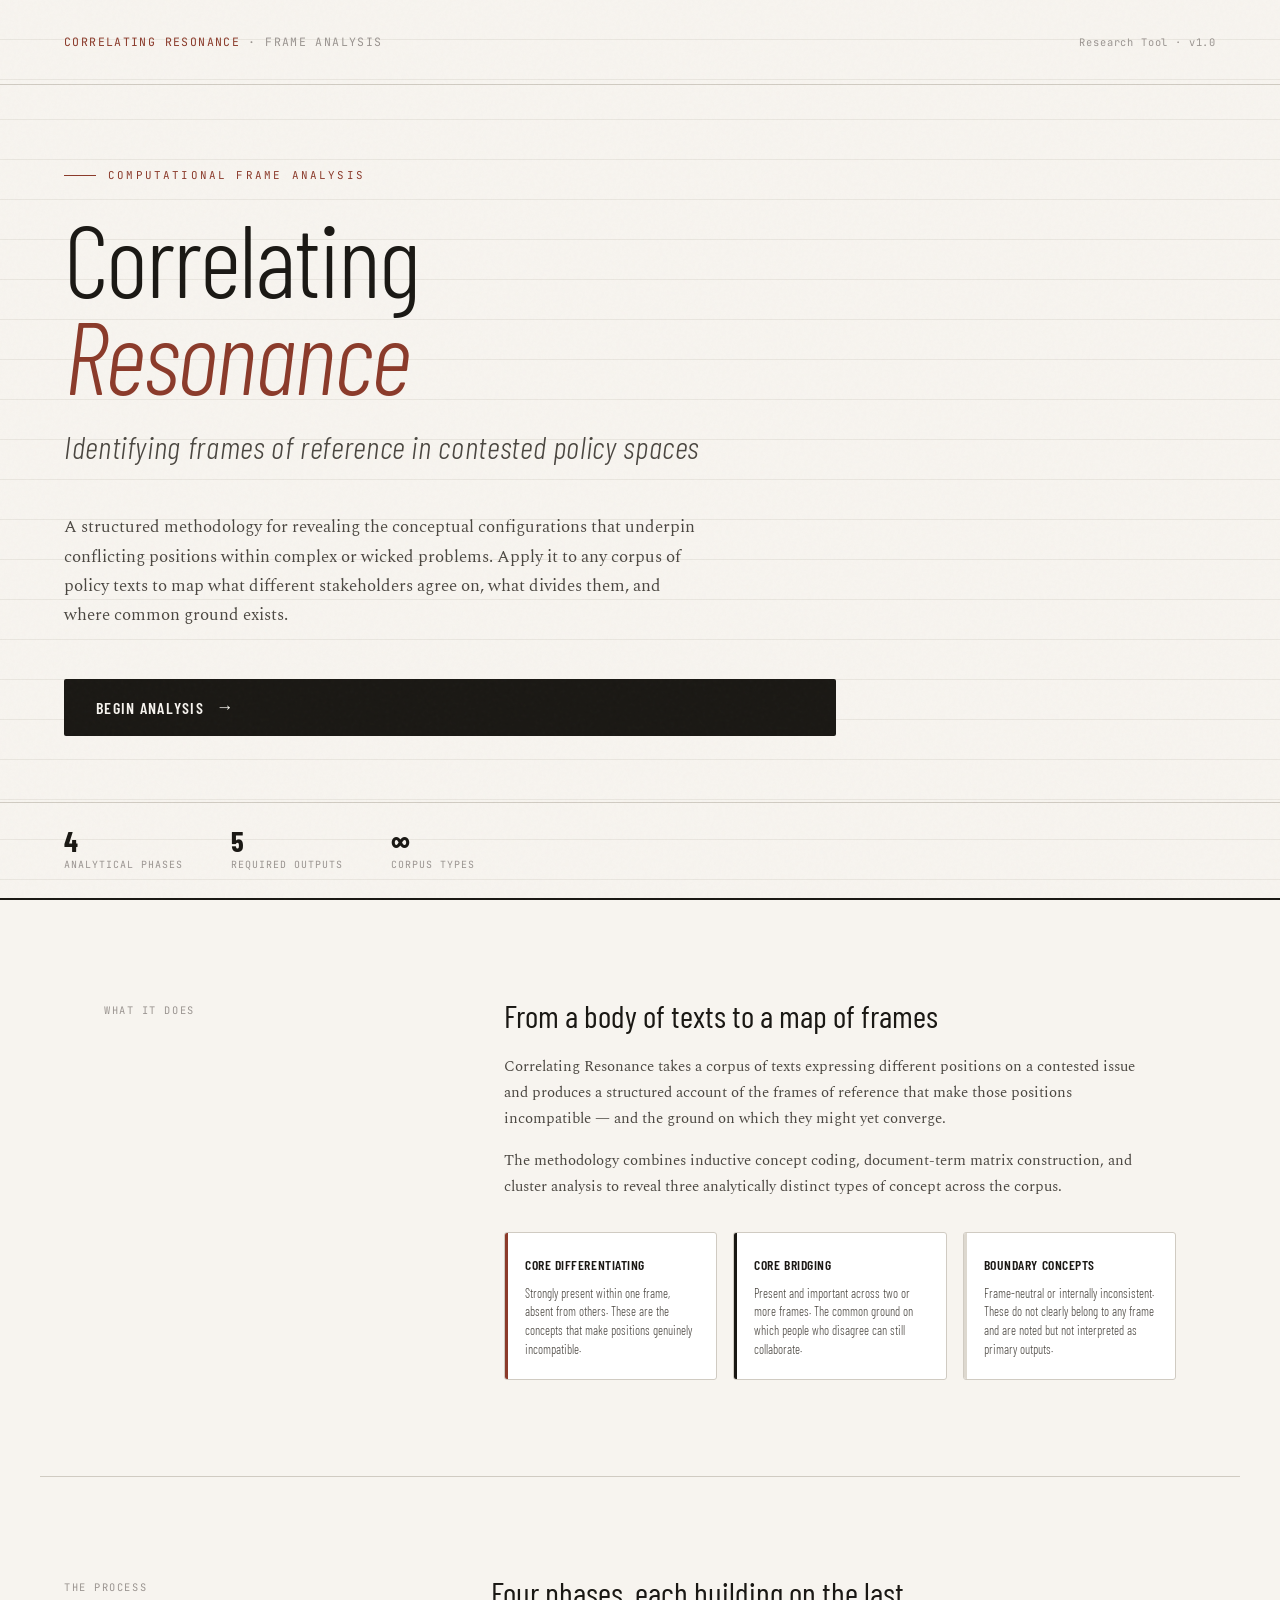
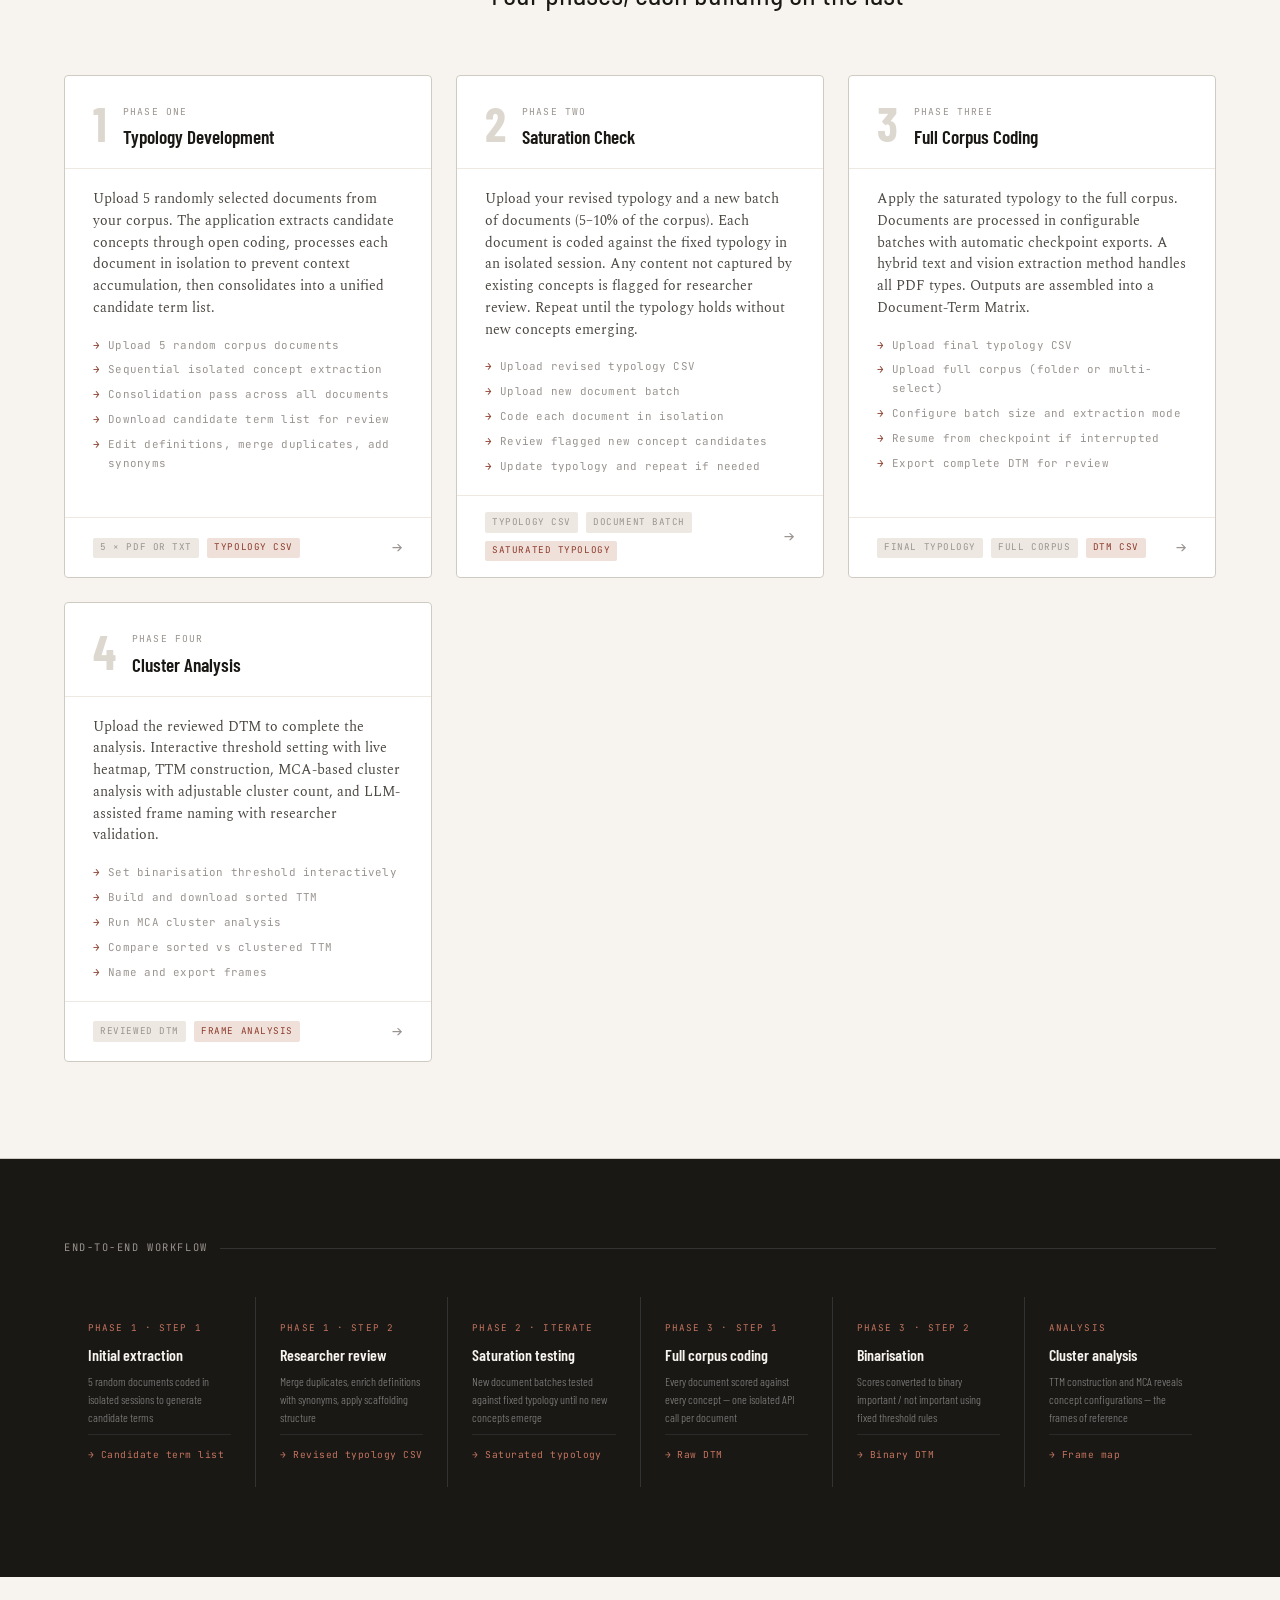
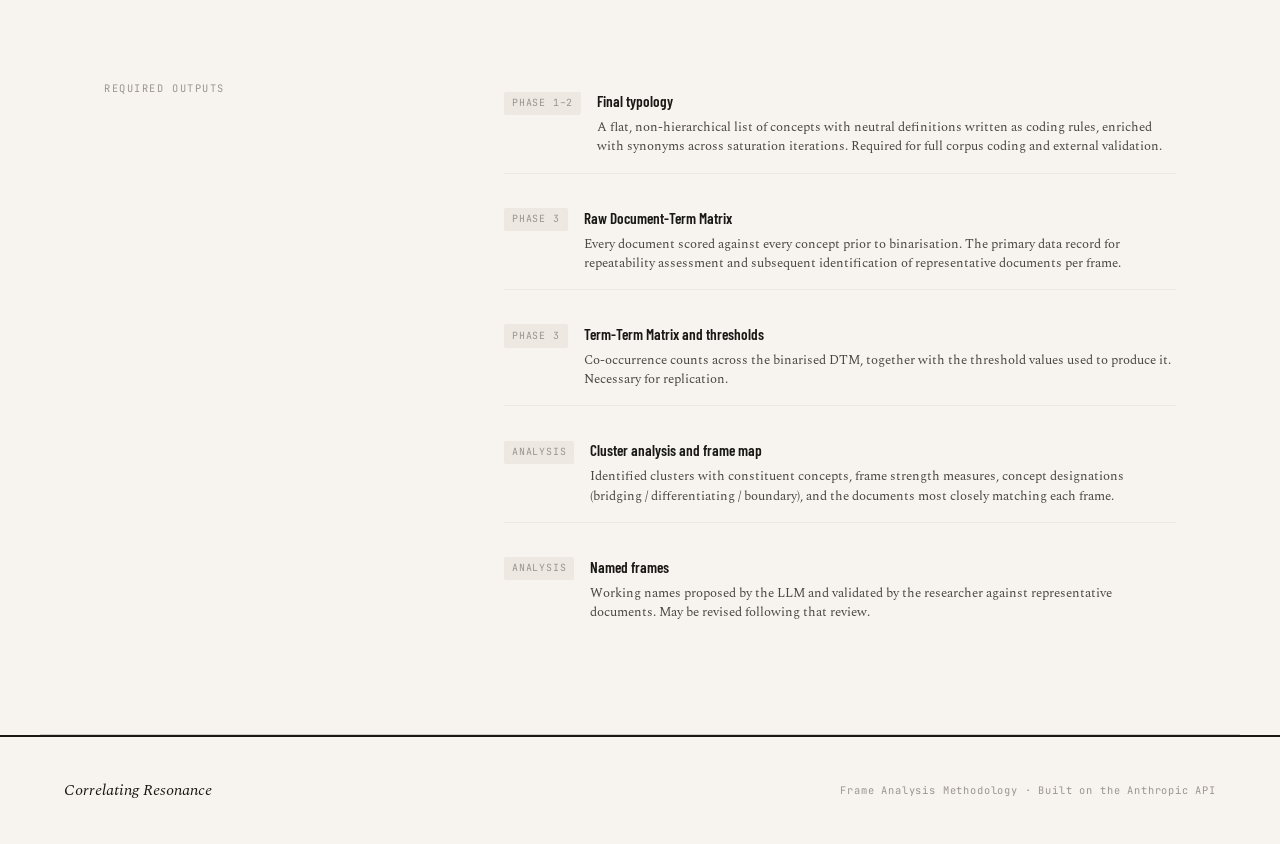
<file: app/index_live.html>
<!DOCTYPE html>
<html lang="en">
<head>
<meta charset="UTF-8">
<meta name="viewport" content="width=device-width, initial-scale=1.0">
<title>Correlating Resonance — Frame Analysis Methodology</title>
<link href="https://fonts.googleapis.com/css2?family=Spectral:ital,wght@0,300;0,400;0,600;0,700;1,300;1,400;1,600&family=JetBrains+Mono:wght@400;500&family=Barlow+Condensed:wght@300;400;600;700&display=swap" rel="stylesheet">
<style>
  :root {
    --ink: #1a1814;
    --ink-mid: #4a4640;
    --ink-light: #9a9490;
    --paper: #f7f4ef;
    --paper-mid: #ede9e2;
    --paper-dark: #ddd8cf;
    --accent: #8b3a2a;
    --accent-light: #c4735f;
    --accent-dim: #f0e0da;
    --rule: #d0cbc2;
    --mono: 'JetBrains Mono', monospace;
    --serif: 'Spectral', Georgia, serif;
    --cond: 'Barlow Condensed', sans-serif;
  }

  * { box-sizing: border-box; margin: 0; padding: 0; }

  html { scroll-behavior: smooth; }

  body {
    background: var(--paper);
    color: var(--ink);
    font-family: var(--serif);
    line-height: 1.7;
    min-height: 100vh;
  }

  /* ── Grain overlay ── */
  body::before {
    content: '';
    position: fixed;
    inset: 0;
    background-image: url("data:image/svg+xml,%3Csvg viewBox='0 0 256 256' xmlns='http://www.w3.org/2000/svg'%3E%3Cfilter id='noise'%3E%3CfeTurbulence type='fractalNoise' baseFrequency='0.9' numOctaves='4' stitchTiles='stitch'/%3E%3C/filter%3E%3Crect width='100%25' height='100%25' filter='url(%23noise)' opacity='0.035'/%3E%3C/svg%3E");
    pointer-events: none;
    z-index: 100;
    opacity: 0.6;
  }

  /* ── Hero ── */
  .hero {
    min-height: 100vh;
    display: grid;
    grid-template-rows: auto 1fr auto;
    border-bottom: 2px solid var(--ink);
    position: relative;
    overflow: hidden;
  }

  /* Background rule lines — like manuscript paper */
  .hero::after {
    content: '';
    position: absolute;
    inset: 0;
    background-image: repeating-linear-gradient(
      to bottom,
      transparent,
      transparent 39px,
      var(--rule) 39px,
      var(--rule) 40px
    );
    opacity: 0.35;
    pointer-events: none;
  }

  .hero-nav {
    padding: 2rem 4rem;
    display: flex;
    align-items: baseline;
    justify-content: space-between;
    position: relative;
    z-index: 2;
    border-bottom: 1px solid var(--rule);
  }

  .nav-wordmark {
    font-family: var(--mono);
    font-size: 0.72rem;
    letter-spacing: 0.12em;
    text-transform: uppercase;
    color: var(--ink-light);
  }

  .nav-wordmark em {
    font-style: normal;
    color: var(--accent);
  }

  .nav-meta {
    font-family: var(--mono);
    font-size: 0.65rem;
    color: var(--ink-light);
    letter-spacing: 0.08em;
  }

  .hero-body {
    display: flex;
    flex-direction: column;
    justify-content: center;
    padding: 4rem 4rem 3rem;
    position: relative;
    z-index: 2;
    max-width: 900px;
  }

  .hero-eyebrow {
    font-family: var(--mono);
    font-size: 0.68rem;
    letter-spacing: 0.2em;
    text-transform: uppercase;
    color: var(--accent);
    margin-bottom: 1.5rem;
    display: flex;
    align-items: center;
    gap: 0.75rem;
  }

  .hero-eyebrow::before {
    content: '';
    width: 2rem;
    height: 1px;
    background: var(--accent);
  }

  .hero-title {
    font-family: var(--cond);
    font-weight: 300;
    font-size: clamp(3.5rem, 8vw, 7rem);
    line-height: 0.95;
    letter-spacing: -0.02em;
    color: var(--ink);
    margin-bottom: 0.15em;
  }

  .hero-title em {
    font-style: italic;
    font-weight: 300;
    color: var(--accent);
  }

  .hero-subtitle {
    font-family: var(--cond);
    font-weight: 300;
    font-size: clamp(1.4rem, 3vw, 2rem);
    color: var(--ink-mid);
    letter-spacing: 0.02em;
    margin-bottom: 2.5rem;
    font-style: italic;
  }

  .hero-description {
    font-size: 1.05rem;
    color: var(--ink-mid);
    max-width: 640px;
    line-height: 1.75;
    margin-bottom: 3rem;
  }

  .hero-cta {
    display: inline-flex;
    align-items: center;
    gap: 0.75rem;
    background: var(--ink);
    color: var(--paper);
    text-decoration: none;
    padding: 0.85rem 2rem;
    font-family: var(--cond);
    font-size: 1rem;
    font-weight: 600;
    letter-spacing: 0.08em;
    text-transform: uppercase;
    transition: background 0.2s, gap 0.2s;
    border-radius: 2px;
  }

  .hero-cta:hover { background: var(--accent); gap: 1.25rem; }

  .hero-cta-arrow { font-size: 1.1rem; }

  .hero-footer {
    padding: 1.5rem 4rem;
    border-top: 1px solid var(--rule);
    display: flex;
    gap: 3rem;
    position: relative;
    z-index: 2;
  }

  .hero-stat {
    display: flex;
    flex-direction: column;
    gap: 0.1rem;
  }

  .hero-stat-num {
    font-family: var(--cond);
    font-weight: 700;
    font-size: 1.8rem;
    color: var(--ink);
    line-height: 1;
  }

  .hero-stat-label {
    font-family: var(--mono);
    font-size: 0.62rem;
    letter-spacing: 0.1em;
    text-transform: uppercase;
    color: var(--ink-light);
  }

  /* ── Overview section ── */
  .overview {
    padding: 6rem 4rem;
    display: grid;
    grid-template-columns: 1fr 2fr;
    gap: 4rem;
    border-bottom: 1px solid var(--rule);
    max-width: 1200px;
    margin: 0 auto;
  }

  .overview-label {
    font-family: var(--mono);
    font-size: 0.65rem;
    letter-spacing: 0.15em;
    text-transform: uppercase;
    color: var(--ink-light);
    padding-top: 0.4rem;
  }

  .overview-body h2 {
    font-family: var(--cond);
    font-weight: 400;
    font-size: 2rem;
    color: var(--ink);
    margin-bottom: 1.25rem;
    line-height: 1.2;
  }

  .overview-body p {
    font-size: 0.95rem;
    color: var(--ink-mid);
    margin-bottom: 1rem;
    max-width: 640px;
  }

  /* Concept types */
  .concept-types {
    display: grid;
    grid-template-columns: repeat(3, 1fr);
    gap: 1rem;
    margin-top: 2rem;
  }

  .concept-type {
    background: white;
    border: 1px solid var(--rule);
    border-radius: 3px;
    padding: 1.25rem;
    position: relative;
    overflow: hidden;
  }

  .concept-type::before {
    content: '';
    position: absolute;
    top: 0;
    left: 0;
    width: 3px;
    height: 100%;
  }

  .ct-differentiating::before { background: var(--accent); }
  .ct-bridging::before { background: var(--ink); }
  .ct-boundary::before { background: var(--paper-dark); }

  .concept-type-name {
    font-family: var(--cond);
    font-weight: 600;
    font-size: 0.85rem;
    letter-spacing: 0.04em;
    text-transform: uppercase;
    color: var(--ink);
    margin-bottom: 0.5rem;
  }

  .concept-type-desc {
    font-size: 0.78rem;
    color: var(--ink-mid);
    line-height: 1.5;
    font-family: 'Barlow Condensed', sans-serif;
    font-weight: 300;
  }

  /* ── Phase steps ── */
  .phases {
    padding: 6rem 4rem;
    border-bottom: 1px solid var(--rule);
  }

  .phases-header {
    display: grid;
    grid-template-columns: 1fr 2fr;
    gap: 4rem;
    max-width: 1200px;
    margin: 0 auto 4rem;
  }

  .phases-header-label {
    font-family: var(--mono);
    font-size: 0.65rem;
    letter-spacing: 0.15em;
    text-transform: uppercase;
    color: var(--ink-light);
    padding-top: 0.4rem;
  }

  .phases-header h2 {
    font-family: var(--cond);
    font-weight: 400;
    font-size: 2rem;
    color: var(--ink);
    line-height: 1.2;
  }

  .phases-grid {
    max-width: 1200px;
    margin: 0 auto;
    display: grid;
    grid-template-columns: repeat(3, 1fr);
    gap: 1.5rem;
  }

  .phase-card {
    background: white;
    border: 1px solid var(--rule);
    border-radius: 4px;
    overflow: hidden;
    display: flex;
    flex-direction: column;
    transition: box-shadow 0.2s, transform 0.2s;
    text-decoration: none;
    color: inherit;
    animation: fadeUp 0.5s ease both;
  }

  .phase-card:nth-child(1) { animation-delay: 0.1s; }
  .phase-card:nth-child(2) { animation-delay: 0.2s; }
  .phase-card:nth-child(3) { animation-delay: 0.3s; }

  @keyframes fadeUp {
    from { opacity: 0; transform: translateY(16px); }
    to   { opacity: 1; transform: translateY(0); }
  }

  .phase-card:hover {
    box-shadow: 0 8px 32px rgba(26,24,20,0.1);
    transform: translateY(-2px);
  }

  .phase-card-top {
    padding: 1.75rem 1.75rem 1.25rem;
    border-bottom: 1px solid var(--paper-mid);
    display: flex;
    align-items: flex-start;
    gap: 1rem;
  }

  .phase-num {
    font-family: var(--cond);
    font-weight: 700;
    font-size: 3rem;
    line-height: 1;
    color: var(--paper-dark);
    flex-shrink: 0;
    margin-top: -0.1em;
    transition: color 0.2s;
  }

  .phase-card:hover .phase-num { color: var(--accent); }

  .phase-card-meta {}

  .phase-tag-label {
    font-family: var(--mono);
    font-size: 0.6rem;
    letter-spacing: 0.12em;
    text-transform: uppercase;
    color: var(--ink-light);
    margin-bottom: 0.3rem;
  }

  .phase-name {
    font-family: var(--cond);
    font-weight: 600;
    font-size: 1.2rem;
    color: var(--ink);
    line-height: 1.2;
  }

  .phase-card-body {
    padding: 1.25rem 1.75rem;
    flex: 1;
  }

  .phase-desc {
    font-size: 0.85rem;
    color: var(--ink-mid);
    line-height: 1.6;
    margin-bottom: 1rem;
  }

  .phase-steps {
    list-style: none;
    display: flex;
    flex-direction: column;
    gap: 0.4rem;
  }

  .phase-steps li {
    display: flex;
    align-items: baseline;
    gap: 0.5rem;
    font-family: var(--mono);
    font-size: 0.68rem;
    color: var(--ink-light);
    letter-spacing: 0.02em;
  }

  .phase-steps li::before {
    content: '→';
    color: var(--accent);
    flex-shrink: 0;
  }

  .phase-card-footer {
    padding: 1rem 1.75rem;
    border-top: 1px solid var(--paper-mid);
    display: flex;
    align-items: center;
    justify-content: space-between;
  }

  .phase-io {
    display: flex;
    gap: 0.5rem;
    flex-wrap: wrap;
  }

  .io-chip {
    font-family: var(--mono);
    font-size: 0.58rem;
    letter-spacing: 0.06em;
    text-transform: uppercase;
    padding: 0.15rem 0.45rem;
    border-radius: 2px;
  }

  .io-in  { background: var(--paper-mid); color: var(--ink-light); }
  .io-out { background: var(--accent-dim); color: var(--accent); }

  .phase-link-arrow {
    font-size: 1rem;
    color: var(--ink-light);
    transition: color 0.2s, transform 0.2s;
  }

  .phase-card:hover .phase-link-arrow { color: var(--accent); transform: translateX(4px); }

  /* ── Workflow diagram ── */
  .workflow {
    padding: 5rem 4rem;
    background: var(--ink);
    color: var(--paper);
    border-bottom: 2px solid var(--ink);
  }

  .workflow-inner {
    max-width: 1200px;
    margin: 0 auto;
  }

  .workflow-label {
    font-family: var(--mono);
    font-size: 0.65rem;
    letter-spacing: 0.15em;
    text-transform: uppercase;
    color: var(--ink-light);
    margin-bottom: 2.5rem;
    display: flex;
    align-items: center;
    gap: 0.75rem;
  }

  .workflow-label::after {
    content: '';
    flex: 1;
    height: 1px;
    background: #333;
  }

  .workflow-flow {
    display: flex;
    align-items: stretch;
    gap: 0;
    overflow-x: auto;
    padding-bottom: 0.5rem;
  }

  .flow-step {
    flex: 1;
    min-width: 140px;
    padding: 1.5rem;
    border-right: 1px solid #333;
    display: flex;
    flex-direction: column;
    gap: 0.5rem;
  }

  .flow-step:last-child { border-right: none; }

  .flow-step-phase {
    font-family: var(--mono);
    font-size: 0.58rem;
    letter-spacing: 0.12em;
    text-transform: uppercase;
    color: var(--accent-light);
  }

  .flow-step-name {
    font-family: var(--cond);
    font-weight: 600;
    font-size: 1rem;
    color: var(--paper);
    line-height: 1.2;
  }

  .flow-step-desc {
    font-size: 0.75rem;
    color: #888;
    line-height: 1.5;
    font-family: var(--cond);
    font-weight: 300;
    flex: 1;
  }

  .flow-step-output {
    font-family: var(--mono);
    font-size: 0.6rem;
    color: var(--accent-light);
    letter-spacing: 0.05em;
    margin-top: auto;
    padding-top: 0.75rem;
    border-top: 1px solid #2a2a2a;
  }

  /* ── Output types ── */
  .outputs-section {
    padding: 6rem 4rem;
    border-bottom: 1px solid var(--rule);
    max-width: 1200px;
    margin: 0 auto;
  }

  .outputs-grid {
    display: grid;
    grid-template-columns: 1fr 2fr;
    gap: 4rem;
  }

  .outputs-label {
    font-family: var(--mono);
    font-size: 0.65rem;
    letter-spacing: 0.15em;
    text-transform: uppercase;
    color: var(--ink-light);
    padding-top: 0.4rem;
  }

  .outputs-list {
    display: flex;
    flex-direction: column;
    gap: 1rem;
  }

  .output-item {
    display: grid;
    grid-template-columns: auto 1fr;
    gap: 1rem;
    align-items: start;
    padding: 1rem 0;
    border-bottom: 1px solid var(--paper-mid);
  }

  .output-item:last-child { border-bottom: none; }

  .output-stage {
    font-family: var(--mono);
    font-size: 0.62rem;
    letter-spacing: 0.08em;
    text-transform: uppercase;
    background: var(--paper-mid);
    color: var(--ink-light);
    padding: 0.2rem 0.5rem;
    border-radius: 2px;
    white-space: nowrap;
    margin-top: 0.15rem;
  }

  .output-name {
    font-family: var(--cond);
    font-weight: 600;
    font-size: 0.95rem;
    color: var(--ink);
    margin-bottom: 0.2rem;
  }

  .output-desc {
    font-size: 0.8rem;
    color: var(--ink-mid);
    line-height: 1.5;
  }

  /* ── Footer ── */
  footer {
    padding: 2.5rem 4rem;
    border-top: 2px solid var(--ink);
    display: flex;
    align-items: center;
    justify-content: space-between;
    flex-wrap: wrap;
    gap: 1rem;
  }

  .footer-wordmark {
    font-family: var(--serif);
    font-style: italic;
    font-size: 1rem;
    color: var(--ink);
  }

  .footer-meta {
    font-family: var(--mono);
    font-size: 0.65rem;
    color: var(--ink-light);
    letter-spacing: 0.08em;
  }

  /* ── Responsive ── */
  @media (max-width: 900px) {
    .hero-nav, .hero-body, .hero-footer { padding-left: 2rem; padding-right: 2rem; }
    .overview, .phases, .phases-header, .phases-grid,
    .workflow, .outputs-section { padding-left: 2rem; padding-right: 2rem; }
    .overview, .outputs-grid { grid-template-columns: 1fr; gap: 2rem; }
    .phases-header { grid-template-columns: 1fr; gap: 1rem; }
    .phases-grid { grid-template-columns: 1fr; }
    .concept-types { grid-template-columns: 1fr; }
    .hero-footer { gap: 1.5rem; }
    footer { padding: 2rem; }
  }
</style>
</head>
<body>

<!-- ── Hero ── -->
<section class="hero">
  <nav class="hero-nav">
    <div class="nav-wordmark"><em>Correlating Resonance</em> · Frame Analysis</div>
    <div class="nav-meta">Research Tool · v1.0</div>
  </nav>

  <div class="hero-body">
    <div class="hero-eyebrow">Computational Frame Analysis</div>
    <h1 class="hero-title">Correlating<br><em>Resonance</em></h1>
    <p class="hero-subtitle">Identifying frames of reference in contested policy spaces</p>
    <p class="hero-description">
      A structured methodology for revealing the conceptual configurations that underpin conflicting positions within complex or wicked problems. Apply it to any corpus of policy texts to map what different stakeholders agree on, what divides them, and where common ground exists.
    </p>
    <a href="#phases" class="hero-cta">
      Begin analysis <span class="hero-cta-arrow">→</span>
    </a>
  </div>

  <div class="hero-footer">
    <div class="hero-stat">
      <span class="hero-stat-num">4</span>
      <span class="hero-stat-label">Analytical phases</span>
    </div>
    <div class="hero-stat">
      <span class="hero-stat-num">5</span>
      <span class="hero-stat-label">Required outputs</span>
    </div>
    <div class="hero-stat">
      <span class="hero-stat-num">∞</span>
      <span class="hero-stat-label">Corpus types</span>
    </div>
  </div>
</section>

<!-- ── Overview ── -->
<section class="overview" id="overview">
  <div class="overview-label">What it does</div>
  <div class="overview-body">
    <h2>From a body of texts to a map of frames</h2>
    <p>
      Correlating Resonance takes a corpus of texts expressing different positions on a contested issue and produces a structured account of the frames of reference that make those positions incompatible — and the ground on which they might yet converge.
    </p>
    <p>
      The methodology combines inductive concept coding, document-term matrix construction, and cluster analysis to reveal three analytically distinct types of concept across the corpus.
    </p>

    <div class="concept-types">
      <div class="concept-type ct-differentiating">
        <div class="concept-type-name">Core differentiating</div>
        <div class="concept-type-desc">Strongly present within one frame, absent from others. These are the concepts that make positions genuinely incompatible.</div>
      </div>
      <div class="concept-type ct-bridging">
        <div class="concept-type-name">Core bridging</div>
        <div class="concept-type-desc">Present and important across two or more frames. The common ground on which people who disagree can still collaborate.</div>
      </div>
      <div class="concept-type ct-boundary">
        <div class="concept-type-name">Boundary concepts</div>
        <div class="concept-type-desc">Frame-neutral or internally inconsistent. These do not clearly belong to any frame and are noted but not interpreted as primary outputs.</div>
      </div>
    </div>
  </div>
</section>

<!-- ── Phase cards ── -->
<section class="phases" id="phases">
  <div class="phases-header">
    <div class="phases-header-label">The process</div>
    <h2>Four phases, each building on the last</h2>
  </div>

  <div class="phases-grid">

    <!-- Phase 1 -->
    <a href="cr_phase1_typology.html" class="phase-card">
      <div class="phase-card-top">
        <div class="phase-num">1</div>
        <div class="phase-card-meta">
          <div class="phase-tag-label">Phase One</div>
          <div class="phase-name">Typology Development</div>
        </div>
      </div>
      <div class="phase-card-body">
        <p class="phase-desc">
          Upload 5 randomly selected documents from your corpus. The application extracts candidate concepts through open coding, processes each document in isolation to prevent context accumulation, then consolidates into a unified candidate term list.
        </p>
        <ul class="phase-steps">
          <li>Upload 5 random corpus documents</li>
          <li>Sequential isolated concept extraction</li>
          <li>Consolidation pass across all documents</li>
          <li>Download candidate term list for review</li>
          <li>Edit definitions, merge duplicates, add synonyms</li>
        </ul>
      </div>
      <div class="phase-card-footer">
        <div class="phase-io">
          <span class="io-chip io-in">5 × PDF or TXT</span>
          <span class="io-chip io-out">Typology CSV</span>
        </div>
        <span class="phase-link-arrow">→</span>
      </div>
    </a>

    <!-- Phase 2 -->
    <a href="cr_phase2_saturation.html" class="phase-card">
      <div class="phase-card-top">
        <div class="phase-num">2</div>
        <div class="phase-card-meta">
          <div class="phase-tag-label">Phase Two</div>
          <div class="phase-name">Saturation Check</div>
        </div>
      </div>
      <div class="phase-card-body">
        <p class="phase-desc">
          Upload your revised typology and a new batch of documents (5–10% of the corpus). Each document is coded against the fixed typology in an isolated session. Any content not captured by existing concepts is flagged for researcher review. Repeat until the typology holds without new concepts emerging.
        </p>
        <ul class="phase-steps">
          <li>Upload revised typology CSV</li>
          <li>Upload new document batch</li>
          <li>Code each document in isolation</li>
          <li>Review flagged new concept candidates</li>
          <li>Update typology and repeat if needed</li>
        </ul>
      </div>
      <div class="phase-card-footer">
        <div class="phase-io">
          <span class="io-chip io-in">Typology CSV</span>
          <span class="io-chip io-in">Document batch</span>
          <span class="io-chip io-out">Saturated typology</span>
        </div>
        <span class="phase-link-arrow">→</span>
      </div>
    </a>

    <!-- Phase 3 -->
    <a href="cr_phase3_1_coding.html" class="phase-card">
      <div class="phase-card-top">
        <div class="phase-num">3</div>
        <div class="phase-card-meta">
          <div class="phase-tag-label">Phase Three</div>
          <div class="phase-name">Full Corpus Coding</div>
        </div>
      </div>
      <div class="phase-card-body">
        <p class="phase-desc">
          Apply the saturated typology to the full corpus. Documents are processed in configurable batches with automatic checkpoint exports. A hybrid text and vision extraction method handles all PDF types. Outputs are assembled into a Document-Term Matrix.
        </p>
        <ul class="phase-steps">
          <li>Upload final typology CSV</li>
          <li>Upload full corpus (folder or multi-select)</li>
          <li>Configure batch size and extraction mode</li>
          <li>Resume from checkpoint if interrupted</li>
          <li>Export complete DTM for review</li>
        </ul>
      </div>
      <div class="phase-card-footer">
        <div class="phase-io">
          <span class="io-chip io-in">Final typology</span>
          <span class="io-chip io-in">Full corpus</span>
          <span class="io-chip io-out">DTM CSV</span>
        </div>
        <span class="phase-link-arrow">→</span>
      </div>
    </a>

    <!-- Phase 4 -->
    <a href="cr_phase4_analysis.html" class="phase-card">
      <div class="phase-card-top">
        <div class="phase-num">4</div>
        <div class="phase-card-meta">
          <div class="phase-tag-label">Phase Four</div>
          <div class="phase-name">Cluster Analysis</div>
        </div>
      </div>
      <div class="phase-card-body">
        <p class="phase-desc">
          Upload the reviewed DTM to complete the analysis. Interactive threshold setting with live heatmap, TTM construction, MCA-based cluster analysis with adjustable cluster count, and LLM-assisted frame naming with researcher validation.
        </p>
        <ul class="phase-steps">
          <li>Set binarisation threshold interactively</li>
          <li>Build and download sorted TTM</li>
          <li>Run MCA cluster analysis</li>
          <li>Compare sorted vs clustered TTM</li>
          <li>Name and export frames</li>
        </ul>
      </div>
      <div class="phase-card-footer">
        <div class="phase-io">
          <span class="io-chip io-in">Reviewed DTM</span>
          <span class="io-chip io-out">Frame analysis</span>
        </div>
        <span class="phase-link-arrow">→</span>
      </div>
    </a>

  </div>
</section>

<!-- ── Workflow ── -->
<section class="workflow">
  <div class="workflow-inner">
    <div class="workflow-label">End-to-end workflow</div>
    <div class="workflow-flow">
      <div class="flow-step">
        <div class="flow-step-phase">Phase 1 · Step 1</div>
        <div class="flow-step-name">Initial extraction</div>
        <div class="flow-step-desc">5 random documents coded in isolated sessions to generate candidate terms</div>
        <div class="flow-step-output">→ Candidate term list</div>
      </div>
      <div class="flow-step">
        <div class="flow-step-phase">Phase 1 · Step 2</div>
        <div class="flow-step-name">Researcher review</div>
        <div class="flow-step-desc">Merge duplicates, enrich definitions with synonyms, apply scaffolding structure</div>
        <div class="flow-step-output">→ Revised typology CSV</div>
      </div>
      <div class="flow-step">
        <div class="flow-step-phase">Phase 2 · Iterate</div>
        <div class="flow-step-name">Saturation testing</div>
        <div class="flow-step-desc">New document batches tested against fixed typology until no new concepts emerge</div>
        <div class="flow-step-output">→ Saturated typology</div>
      </div>
      <div class="flow-step">
        <div class="flow-step-phase">Phase 3 · Step 1</div>
        <div class="flow-step-name">Full corpus coding</div>
        <div class="flow-step-desc">Every document scored against every concept — one isolated API call per document</div>
        <div class="flow-step-output">→ Raw DTM</div>
      </div>
      <div class="flow-step">
        <div class="flow-step-phase">Phase 3 · Step 2</div>
        <div class="flow-step-name">Binarisation</div>
        <div class="flow-step-desc">Scores converted to binary important / not important using fixed threshold rules</div>
        <div class="flow-step-output">→ Binary DTM</div>
      </div>
      <div class="flow-step">
        <div class="flow-step-phase">Analysis</div>
        <div class="flow-step-name">Cluster analysis</div>
        <div class="flow-step-desc">TTM construction and MCA reveals concept configurations — the frames of reference</div>
        <div class="flow-step-output">→ Frame map</div>
      </div>
    </div>
  </div>
</section>

<!-- ── Outputs ── -->
<section>
  <div class="outputs-section" id="outputs">
    <div class="outputs-grid">
      <div class="outputs-label">Required outputs</div>
      <div class="outputs-list">

        <div class="output-item">
          <span class="output-stage">Phase 1–2</span>
          <div>
            <div class="output-name">Final typology</div>
            <div class="output-desc">A flat, non-hierarchical list of concepts with neutral definitions written as coding rules, enriched with synonyms across saturation iterations. Required for full corpus coding and external validation.</div>
          </div>
        </div>

        <div class="output-item">
          <span class="output-stage">Phase 3</span>
          <div>
            <div class="output-name">Raw Document-Term Matrix</div>
            <div class="output-desc">Every document scored against every concept prior to binarisation. The primary data record for repeatability assessment and subsequent identification of representative documents per frame.</div>
          </div>
        </div>

        <div class="output-item">
          <span class="output-stage">Phase 3</span>
          <div>
            <div class="output-name">Term-Term Matrix and thresholds</div>
            <div class="output-desc">Co-occurrence counts across the binarised DTM, together with the threshold values used to produce it. Necessary for replication.</div>
          </div>
        </div>

        <div class="output-item">
          <span class="output-stage">Analysis</span>
          <div>
            <div class="output-name">Cluster analysis and frame map</div>
            <div class="output-desc">Identified clusters with constituent concepts, frame strength measures, concept designations (bridging / differentiating / boundary), and the documents most closely matching each frame.</div>
          </div>
        </div>

        <div class="output-item">
          <span class="output-stage">Analysis</span>
          <div>
            <div class="output-name">Named frames</div>
            <div class="output-desc">Working names proposed by the LLM and validated by the researcher against representative documents. May be revised following that review.</div>
          </div>
        </div>

      </div>
    </div>
  </div>
</section>

<!-- ── Footer ── -->
<footer>
  <div class="footer-wordmark">Correlating Resonance</div>
  <div class="footer-meta">Frame Analysis Methodology · Built on the Anthropic API</div>
</footer>

</body>
</html>
</file>
<file: apps/corres/cr-common.css>
/* ============================================================================
 * cr-common.css
 *
 * Shared design system for the Correlating Resonance phase pages
 * (gioiaie/sanzognie/corres/pluralitie). The four HTML files load this
 * before their own page-specific <style> block, so any rule defined here
 * may be overridden inline per page.
 *
 * Scope:
 *   1. Design tokens (:root variables)
 *   2. Base reset and body
 *   3. Page header and navigation (top)
 *   4. Phase navigation strip
 *   5. Bottom navigation
 *   6. Workspace container
 *   7. Shared components: callout, error/warning/info/success boxes,
 *      buttons, headings
 *
 * Out of scope (kept inline per page):
 *   - Upload grids and zones (vary materially by phase)
 *   - Results tables, pipeline visualisations, plotting
 *   - Phase-specific colour additions (e.g. --new-concept in Phase 2)
 * ============================================================================ */


/* ── 1. Design tokens ────────────────────────────────────────────────────── */

:root {
  /* Ink / paper neutrals */
  --ink:           #1a1814;
  --ink-mid:       #4a4640;
  --ink-light:     #9a9490;
  --paper:         #f7f4ef;
  --paper-mid:     #ede9e2;
  --paper-dark:    #ddd8cf;
  --rule:          #d0cbc2;

  /* Accent (terracotta) */
  --accent:        #8b3a2a;
  --accent-light:  #c4735f;

  /* Status colours */
  --success:        #2a6b4a;
  --success-bg:     #f0f7f3;
  --success-border: #b8d9c8;

  --warning:        #7a5c1a;
  --warning-bg:     #fdf5e0;
  --warning-border: #e8d090;

  /* Typography */
  --mono:  'JetBrains Mono', monospace;
  --serif: 'Spectral', Georgia, serif;
  --sans:  'Barlow', sans-serif;

  /* Component hooks
     Phases override these in their own <style> block if they vary from the
     default. The phase-tag background alternates ink/accent across the four
     phases; rather than encoding that here, each page sets its own value. */
  --phase-tag-bg: var(--ink);
}


/* ── 2. Base reset and body ──────────────────────────────────────────────── */

* { box-sizing: border-box; margin: 0; padding: 0; }

body {
  background:  var(--paper);
  color:       var(--ink);
  font-family: var(--sans);
  font-size:   15px;
  line-height: 1.6;
  min-height:  100vh;
}


/* ── 3. Page header and navigation (top) ─────────────────────────────────── */

header {
  border-bottom: 2px solid var(--ink);
  padding: 1.75rem 3rem 1.5rem;
  display: flex;
  align-items: baseline;
  gap: 2rem;
  flex-wrap: wrap;
}

.logo {
  font-family: var(--serif);
  font-weight: 300;
  font-size: 1.4rem;
  letter-spacing: -0.02em;
}

.logo em { font-style: italic; color: var(--accent); }

.phase-tag {
  font-family: var(--mono);
  font-size: 0.68rem;
  letter-spacing: 0.12em;
  text-transform: uppercase;
  color: var(--paper);
  background: var(--phase-tag-bg);   /* overridable per phase */
  padding: 0.25rem 0.65rem;
  border-radius: 2px;
}

.nav-link {
  margin-left: auto;
  font-family: var(--mono);
  font-size: 0.68rem;
  letter-spacing: 0.08em;
  text-transform: uppercase;
  color: var(--ink-light);
  text-decoration: none;
  border-bottom: 1px solid transparent;
  transition: color 0.15s, border-color 0.15s;
}

.nav-link:hover { color: var(--accent); border-color: var(--accent); }

/* Some pages use multiple top-right nav links instead of a single one. */
.nav-links {
  margin-left: auto;
  display: flex;
  gap: 1.5rem;
}

.nav-links .nav-link {
  margin-left: 0;
  font-size: 0.65rem;
}


/* ── 4. Phase navigation strip (cr-phases) ───────────────────────────────── */

.cr-phases {
  display: flex;
  align-items: center;
  gap: 0;
}

.cr-phase-link {
  font-family: var(--mono);
  font-size: 0.6rem;
  letter-spacing: 0.07em;
  text-transform: uppercase;
  text-decoration: none;
  padding: 0.3rem 0.65rem;
  border: 1px solid var(--paper-dark);
  border-right: none;
  color: var(--ink-light);
  transition: background 0.15s, color 0.15s;
  white-space: nowrap;
}

.cr-phase-link:first-child { border-radius: 3px 0 0 3px; }

.cr-phase-link:last-child {
  border-right: 1px solid var(--paper-dark);
  border-radius: 0 3px 3px 0;
}

.cr-phase-link:hover { background: var(--paper-mid); color: var(--ink); }

.cr-phase-link.current {
  background: var(--ink);
  color: var(--paper);
  border-color: var(--ink);
}

.cr-nav-home {
  margin-left: auto;
  font-family: var(--mono);
  font-size: 0.6rem;
  letter-spacing: 0.08em;
  text-transform: uppercase;
  text-decoration: none;
  color: var(--ink-light);
  border-bottom: 1px solid transparent;
  transition: color 0.15s, border-color 0.15s;
}

.cr-nav-home:hover { color: var(--accent); border-color: var(--accent); }


/* ── 5. Bottom navigation (cr-bottom-nav) ────────────────────────────────── */

.cr-bottom-nav {
  border-top: 1px solid var(--rule);
  padding: 1.5rem 2rem;
  display: flex;
  align-items: center;
  justify-content: space-between;
  flex-wrap: wrap;
  gap: 1rem;
  margin-top: 3rem;
  background: white;
}

.cr-bottom-btn {
  font-family: var(--mono);
  font-size: 0.65rem;
  letter-spacing: 0.08em;
  text-transform: uppercase;
  text-decoration: none;
  color: var(--ink-mid);
  padding: 0.5rem 1rem;
  border: 1px solid var(--paper-dark);
  border-radius: 3px;
  transition: all 0.15s;
}

.cr-bottom-btn:hover {
  background: var(--ink);
  color: var(--paper);
  border-color: var(--ink);
}

.cr-bottom-btn.ghost {
  opacity: 0.25;
  pointer-events: none;
}


/* ── 6. Workspace container ──────────────────────────────────────────────── */

/* The default container; pages may set a different max-width inline. */
.workspace {
  max-width: 1100px;
  margin: 0 auto;
  padding: 2.5rem 3rem;
}


/* ── 7. Shared components ────────────────────────────────────────────────── */

/* Status / error / warning / success boxes -------------------------------- */

.error-box {
  background: #fef2f2;
  border-left: 3px solid #c03030;
  padding: 0.85rem 1.1rem;
  margin: 1rem 0;
  font-size: 0.85rem;
  color: #5a1010;
  font-family: var(--mono);
}

.error-box strong { display: block; margin-bottom: 0.25rem; }

.warning-box {
  background: var(--warning-bg);
  border-left: 3px solid var(--warning);
  padding: 0.85rem 1.1rem;
  margin: 1rem 0;
  font-size: 0.85rem;
  color: var(--warning);
}

.success-box {
  background: var(--success-bg);
  border-left: 3px solid var(--success);
  padding: 0.85rem 1.1rem;
  margin: 1rem 0;
  font-size: 0.85rem;
  color: var(--success);
}

.info-box {
  background: var(--paper-mid);
  border-left: 3px solid var(--ink-mid);
  padding: 0.85rem 1.1rem;
  margin: 1rem 0;
  font-size: 0.85rem;
  color: var(--ink-mid);
}

/* Buttons ----------------------------------------------------------------- */

.btn-primary {
  font-family: var(--mono);
  font-size: 0.75rem;
  letter-spacing: 0.08em;
  text-transform: uppercase;
  padding: 0.7rem 1.4rem;
  background: var(--ink);
  color: var(--paper);
  border: none;
  border-radius: 3px;
  cursor: pointer;
  transition: background 0.15s, opacity 0.15s;
}

.btn-primary:hover:not(:disabled) { background: var(--accent); }
.btn-primary:disabled { opacity: 0.4; cursor: not-allowed; }

.btn-secondary {
  font-family: var(--mono);
  font-size: 0.72rem;
  letter-spacing: 0.08em;
  text-transform: uppercase;
  padding: 0.55rem 1.1rem;
  background: white;
  color: var(--ink-mid);
  border: 1px solid var(--paper-dark);
  border-radius: 3px;
  cursor: pointer;
  transition: all 0.15s;
}

.btn-secondary:hover {
  background: var(--paper-mid);
  color: var(--ink);
}

/* Section headings -------------------------------------------------------- */

.section-num {
  font-family: var(--mono);
  font-size: 0.7rem;
  letter-spacing: 0.1em;
  text-transform: uppercase;
  color: var(--accent);
  margin-bottom: 0.4rem;
}

.section-title {
  font-family: var(--serif);
  font-size: 1.4rem;
  font-weight: 400;
  letter-spacing: -0.01em;
  margin-bottom: 0.8rem;
}

.section-intro {
  font-size: 0.9rem;
  color: var(--ink-mid);
  margin-bottom: 1.2rem;
  max-width: 60ch;
}
</file>
<file: apps/corres/index.css>
:root {
    --ink: #1a1814;
    --ink-mid: #4a4640;
    --ink-light: #9a9490;
    --paper: #f7f4ef;
    --paper-mid: #ede9e2;
    --paper-dark: #ddd8cf;
    --accent: #8b3a2a;
    --accent-light: #c4735f;
    --accent-dim: #f0e0da;
    --rule: #d0cbc2;
    --mono: 'JetBrains Mono', monospace;
    --serif: 'Spectral', Georgia, serif;
    --cond: 'Barlow Condensed', sans-serif;
  }

  * { box-sizing: border-box; margin: 0; padding: 0; }

  html { scroll-behavior: smooth; }

  body {
    background: var(--paper);
    color: var(--ink);
    font-family: var(--serif);
    line-height: 1.7;
    min-height: 100vh;
  }

  /* ── Grain overlay ── */
  body::before {
    content: '';
    position: fixed;
    inset: 0;
    background-image: url("data:image/svg+xml,%3Csvg viewBox='0 0 256 256' xmlns='http://www.w3.org/2000/svg'%3E%3Cfilter id='noise'%3E%3CfeTurbulence type='fractalNoise' baseFrequency='0.9' numOctaves='4' stitchTiles='stitch'/%3E%3C/filter%3E%3Crect width='100%25' height='100%25' filter='url(%23noise)' opacity='0.035'/%3E%3C/svg%3E");
    pointer-events: none;
    z-index: 100;
    opacity: 0.6;
  }

  /* ── Hero ── */
  .hero {
    min-height: 100vh;
    display: grid;
    grid-template-rows: auto 1fr auto;
    border-bottom: 2px solid var(--ink);
    position: relative;
    overflow: hidden;
  }

  /* Background rule lines — like manuscript paper */
  .hero::after {
    content: '';
    position: absolute;
    inset: 0;
    background-image: repeating-linear-gradient(
      to bottom,
      transparent,
      transparent 39px,
      var(--rule) 39px,
      var(--rule) 40px
    );
    opacity: 0.35;
    pointer-events: none;
  }

  .hero-nav {
    padding: 2rem 4rem;
    display: flex;
    align-items: baseline;
    justify-content: space-between;
    position: relative;
    z-index: 2;
    border-bottom: 1px solid var(--rule);
  }

  .nav-wordmark {
    font-family: var(--mono);
    font-size: 0.72rem;
    letter-spacing: 0.12em;
    text-transform: uppercase;
    color: var(--ink-light);
  }

  .nav-wordmark em {
    font-style: normal;
    color: var(--accent);
  }

  .nav-meta {
    font-family: var(--mono);
    font-size: 0.65rem;
    color: var(--ink-light);
    letter-spacing: 0.08em;
  }

  .hero-body {
    display: flex;
    flex-direction: column;
    justify-content: center;
    padding: 4rem 4rem 3rem;
    position: relative;
    z-index: 2;
    max-width: 900px;
  }

  .hero-eyebrow {
    font-family: var(--mono);
    font-size: 0.68rem;
    letter-spacing: 0.2em;
    text-transform: uppercase;
    color: var(--accent);
    margin-bottom: 1.5rem;
    display: flex;
    align-items: center;
    gap: 0.75rem;
  }

  .hero-eyebrow::before {
    content: '';
    width: 2rem;
    height: 1px;
    background: var(--accent);
  }

  .hero-title {
    font-family: var(--cond);
    font-weight: 300;
    font-size: clamp(3.5rem, 8vw, 7rem);
    line-height: 0.95;
    letter-spacing: -0.02em;
    color: var(--ink);
    margin-bottom: 0.15em;
  }

  .hero-title em {
    font-style: italic;
    font-weight: 300;
    color: var(--accent);
  }

  .hero-subtitle {
    font-family: var(--cond);
    font-weight: 300;
    font-size: clamp(1.4rem, 3vw, 2rem);
    color: var(--ink-mid);
    letter-spacing: 0.02em;
    margin-bottom: 2.5rem;
    font-style: italic;
  }

  .hero-description {
    font-size: 1.05rem;
    color: var(--ink-mid);
    max-width: 640px;
    line-height: 1.75;
    margin-bottom: 3rem;
  }

  .hero-cta {
    display: inline-flex;
    align-items: center;
    gap: 0.75rem;
    background: var(--ink);
    color: var(--paper);
    text-decoration: none;
    padding: 0.85rem 2rem;
    font-family: var(--cond);
    font-size: 1rem;
    font-weight: 600;
    letter-spacing: 0.08em;
    text-transform: uppercase;
    transition: background 0.2s, gap 0.2s;
    border-radius: 2px;
  }

  .hero-cta:hover { background: var(--accent); gap: 1.25rem; }

  .hero-cta-arrow { font-size: 1.1rem; }

  .hero-footer {
    padding: 1.5rem 4rem;
    border-top: 1px solid var(--rule);
    display: flex;
    gap: 3rem;
    position: relative;
    z-index: 2;
  }

  .hero-stat {
    display: flex;
    flex-direction: column;
    gap: 0.1rem;
  }

  .hero-stat-num {
    font-family: var(--cond);
    font-weight: 700;
    font-size: 1.8rem;
    color: var(--ink);
    line-height: 1;
  }

  .hero-stat-label {
    font-family: var(--mono);
    font-size: 0.62rem;
    letter-spacing: 0.1em;
    text-transform: uppercase;
    color: var(--ink-light);
  }

  /* ── Overview section ── */
  .overview {
    padding: 6rem 4rem;
    display: grid;
    grid-template-columns: 1fr 2fr;
    gap: 4rem;
    border-bottom: 1px solid var(--rule);
    max-width: 1200px;
    margin: 0 auto;
  }

  .overview-label {
    font-family: var(--mono);
    font-size: 0.65rem;
    letter-spacing: 0.15em;
    text-transform: uppercase;
    color: var(--ink-light);
    padding-top: 0.4rem;
  }

  .overview-body h2 {
    font-family: var(--cond);
    font-weight: 400;
    font-size: 2rem;
    color: var(--ink);
    margin-bottom: 1.25rem;
    line-height: 1.2;
  }

  .overview-body p {
    font-size: 0.95rem;
    color: var(--ink-mid);
    margin-bottom: 1rem;
    max-width: 640px;
  }

  /* Concept types */
  .concept-types {
    display: grid;
    grid-template-columns: repeat(3, 1fr);
    gap: 1rem;
    margin-top: 2rem;
  }

  .concept-type {
    background: white;
    border: 1px solid var(--rule);
    border-radius: 3px;
    padding: 1.25rem;
    position: relative;
    overflow: hidden;
  }

  .concept-type::before {
    content: '';
    position: absolute;
    top: 0;
    left: 0;
    width: 3px;
    height: 100%;
  }

  .ct-differentiating::before { background: var(--accent); }
  .ct-bridging::before { background: var(--ink); }
  .ct-boundary::before { background: var(--paper-dark); }

  .concept-type-name {
    font-family: var(--cond);
    font-weight: 600;
    font-size: 0.85rem;
    letter-spacing: 0.04em;
    text-transform: uppercase;
    color: var(--ink);
    margin-bottom: 0.5rem;
  }

  .concept-type-desc {
    font-size: 0.78rem;
    color: var(--ink-mid);
    line-height: 1.5;
    font-family: 'Barlow Condensed', sans-serif;
    font-weight: 300;
  }

  /* ── Phase steps ── */
  .phases {
    padding: 6rem 4rem;
    border-bottom: 1px solid var(--rule);
  }

  .phases-header {
    display: grid;
    grid-template-columns: 1fr 2fr;
    gap: 4rem;
    max-width: 1200px;
    margin: 0 auto 4rem;
  }

  .phases-header-label {
    font-family: var(--mono);
    font-size: 0.65rem;
    letter-spacing: 0.15em;
    text-transform: uppercase;
    color: var(--ink-light);
    padding-top: 0.4rem;
  }

  .phases-header h2 {
    font-family: var(--cond);
    font-weight: 400;
    font-size: 2rem;
    color: var(--ink);
    line-height: 1.2;
  }

  .phases-grid {
    max-width: 1200px;
    margin: 0 auto;
    display: grid;
    grid-template-columns: repeat(3, 1fr);
    gap: 1.5rem;
  }

  .phase-card {
    background: white;
    border: 1px solid var(--rule);
    border-radius: 4px;
    overflow: hidden;
    display: flex;
    flex-direction: column;
    transition: box-shadow 0.2s, transform 0.2s;
    text-decoration: none;
    color: inherit;
    animation: fadeUp 0.5s ease both;
  }

  .phase-card:nth-child(1) { animation-delay: 0.1s; }
  .phase-card:nth-child(2) { animation-delay: 0.2s; }
  .phase-card:nth-child(3) { animation-delay: 0.3s; }

  @keyframes fadeUp {
    from { opacity: 0; transform: translateY(16px); }
    to   { opacity: 1; transform: translateY(0); }
  }

  .phase-card:hover {
    box-shadow: 0 8px 32px rgba(26,24,20,0.1);
    transform: translateY(-2px);
  }

  .phase-card-top {
    padding: 1.75rem 1.75rem 1.25rem;
    border-bottom: 1px solid var(--paper-mid);
    display: flex;
    align-items: flex-start;
    gap: 1rem;
  }

  .phase-num {
    font-family: var(--cond);
    font-weight: 700;
    font-size: 3rem;
    line-height: 1;
    color: var(--paper-dark);
    flex-shrink: 0;
    margin-top: -0.1em;
    transition: color 0.2s;
  }

  .phase-card:hover .phase-num { color: var(--accent); }

  .phase-card-meta {}

  .phase-tag-label {
    font-family: var(--mono);
    font-size: 0.6rem;
    letter-spacing: 0.12em;
    text-transform: uppercase;
    color: var(--ink-light);
    margin-bottom: 0.3rem;
  }

  .phase-name {
    font-family: var(--cond);
    font-weight: 600;
    font-size: 1.2rem;
    color: var(--ink);
    line-height: 1.2;
  }

  .phase-card-body {
    padding: 1.25rem 1.75rem;
    flex: 1;
  }

  .phase-desc {
    font-size: 0.85rem;
    color: var(--ink-mid);
    line-height: 1.6;
    margin-bottom: 1rem;
  }

  .phase-steps {
    list-style: none;
    display: flex;
    flex-direction: column;
    gap: 0.4rem;
  }

  .phase-steps li {
    display: flex;
    align-items: baseline;
    gap: 0.5rem;
    font-family: var(--mono);
    font-size: 0.68rem;
    color: var(--ink-light);
    letter-spacing: 0.02em;
  }

  .phase-steps li::before {
    content: '→';
    color: var(--accent);
    flex-shrink: 0;
  }

  .phase-card-footer {
    padding: 1rem 1.75rem;
    border-top: 1px solid var(--paper-mid);
    display: flex;
    align-items: center;
    justify-content: space-between;
  }

  .phase-io {
    display: flex;
    gap: 0.5rem;
    flex-wrap: wrap;
  }

  .io-chip {
    font-family: var(--mono);
    font-size: 0.58rem;
    letter-spacing: 0.06em;
    text-transform: uppercase;
    padding: 0.15rem 0.45rem;
    border-radius: 2px;
  }

  .io-in  { background: var(--paper-mid); color: var(--ink-light); }
  .io-out { background: var(--accent-dim); color: var(--accent); }

  .phase-link-arrow {
    font-size: 1rem;
    color: var(--ink-light);
    transition: color 0.2s, transform 0.2s;
  }

  .phase-card:hover .phase-link-arrow { color: var(--accent); transform: translateX(4px); }

  /* ── Workflow diagram ── */
  .workflow {
    padding: 5rem 4rem;
    background: var(--ink);
    color: var(--paper);
    border-bottom: 2px solid var(--ink);
  }

  .workflow-inner {
    max-width: 1200px;
    margin: 0 auto;
  }

  .workflow-label {
    font-family: var(--mono);
    font-size: 0.65rem;
    letter-spacing: 0.15em;
    text-transform: uppercase;
    color: var(--ink-light);
    margin-bottom: 2.5rem;
    display: flex;
    align-items: center;
    gap: 0.75rem;
  }

  .workflow-label::after {
    content: '';
    flex: 1;
    height: 1px;
    background: #333;
  }

  .workflow-flow {
    display: flex;
    align-items: stretch;
    gap: 0;
    overflow-x: auto;
    padding-bottom: 0.5rem;
  }

  .flow-step {
    flex: 1;
    min-width: 140px;
    padding: 1.5rem;
    border-right: 1px solid #333;
    display: flex;
    flex-direction: column;
    gap: 0.5rem;
  }

  .flow-step:last-child { border-right: none; }

  .flow-step-phase {
    font-family: var(--mono);
    font-size: 0.58rem;
    letter-spacing: 0.12em;
    text-transform: uppercase;
    color: var(--accent-light);
  }

  .flow-step-name {
    font-family: var(--cond);
    font-weight: 600;
    font-size: 1rem;
    color: var(--paper);
    line-height: 1.2;
  }

  .flow-step-desc {
    font-size: 0.75rem;
    color: #888;
    line-height: 1.5;
    font-family: var(--cond);
    font-weight: 300;
    flex: 1;
  }

  .flow-step-output {
    font-family: var(--mono);
    font-size: 0.6rem;
    color: var(--accent-light);
    letter-spacing: 0.05em;
    margin-top: auto;
    padding-top: 0.75rem;
    border-top: 1px solid #2a2a2a;
  }

  /* ── Output types ── */
  .outputs-section {
    padding: 6rem 4rem;
    border-bottom: 1px solid var(--rule);
    max-width: 1200px;
    margin: 0 auto;
  }

  .outputs-grid {
    display: grid;
    grid-template-columns: 1fr 2fr;
    gap: 4rem;
  }

  .outputs-label {
    font-family: var(--mono);
    font-size: 0.65rem;
    letter-spacing: 0.15em;
    text-transform: uppercase;
    color: var(--ink-light);
    padding-top: 0.4rem;
  }

  .outputs-list {
    display: flex;
    flex-direction: column;
    gap: 1rem;
  }

  .output-item {
    display: grid;
    grid-template-columns: auto 1fr;
    gap: 1rem;
    align-items: start;
    padding: 1rem 0;
    border-bottom: 1px solid var(--paper-mid);
  }

  .output-item:last-child { border-bottom: none; }

  .output-stage {
    font-family: var(--mono);
    font-size: 0.62rem;
    letter-spacing: 0.08em;
    text-transform: uppercase;
    background: var(--paper-mid);
    color: var(--ink-light);
    padding: 0.2rem 0.5rem;
    border-radius: 2px;
    white-space: nowrap;
    margin-top: 0.15rem;
  }

  .output-name {
    font-family: var(--cond);
    font-weight: 600;
    font-size: 0.95rem;
    color: var(--ink);
    margin-bottom: 0.2rem;
  }

  .output-desc {
    font-size: 0.8rem;
    color: var(--ink-mid);
    line-height: 1.5;
  }

  /* ── Footer ── */
  footer {
    padding: 2.5rem 4rem;
    border-top: 2px solid var(--ink);
    display: flex;
    align-items: center;
    justify-content: space-between;
    flex-wrap: wrap;
    gap: 1rem;
  }

  .footer-wordmark {
    font-family: var(--serif);
    font-style: italic;
    font-size: 1rem;
    color: var(--ink);
  }

  .footer-meta {
    font-family: var(--mono);
    font-size: 0.65rem;
    color: var(--ink-light);
    letter-spacing: 0.08em;
  }

  /* ── Responsive ── */
  @media (max-width: 900px) {
    .hero-nav, .hero-body, .hero-footer { padding-left: 2rem; padding-right: 2rem; }
    .overview, .phases, .phases-header, .phases-grid,
    .workflow, .outputs-section { padding-left: 2rem; padding-right: 2rem; }
    .overview, .outputs-grid { grid-template-columns: 1fr; gap: 2rem; }
    .phases-header { grid-template-columns: 1fr; gap: 1rem; }
    .phases-grid { grid-template-columns: 1fr; }
    .concept-types { grid-template-columns: 1fr; }
    .hero-footer { gap: 1.5rem; }
    footer { padding: 2rem; }
  }
</file>
